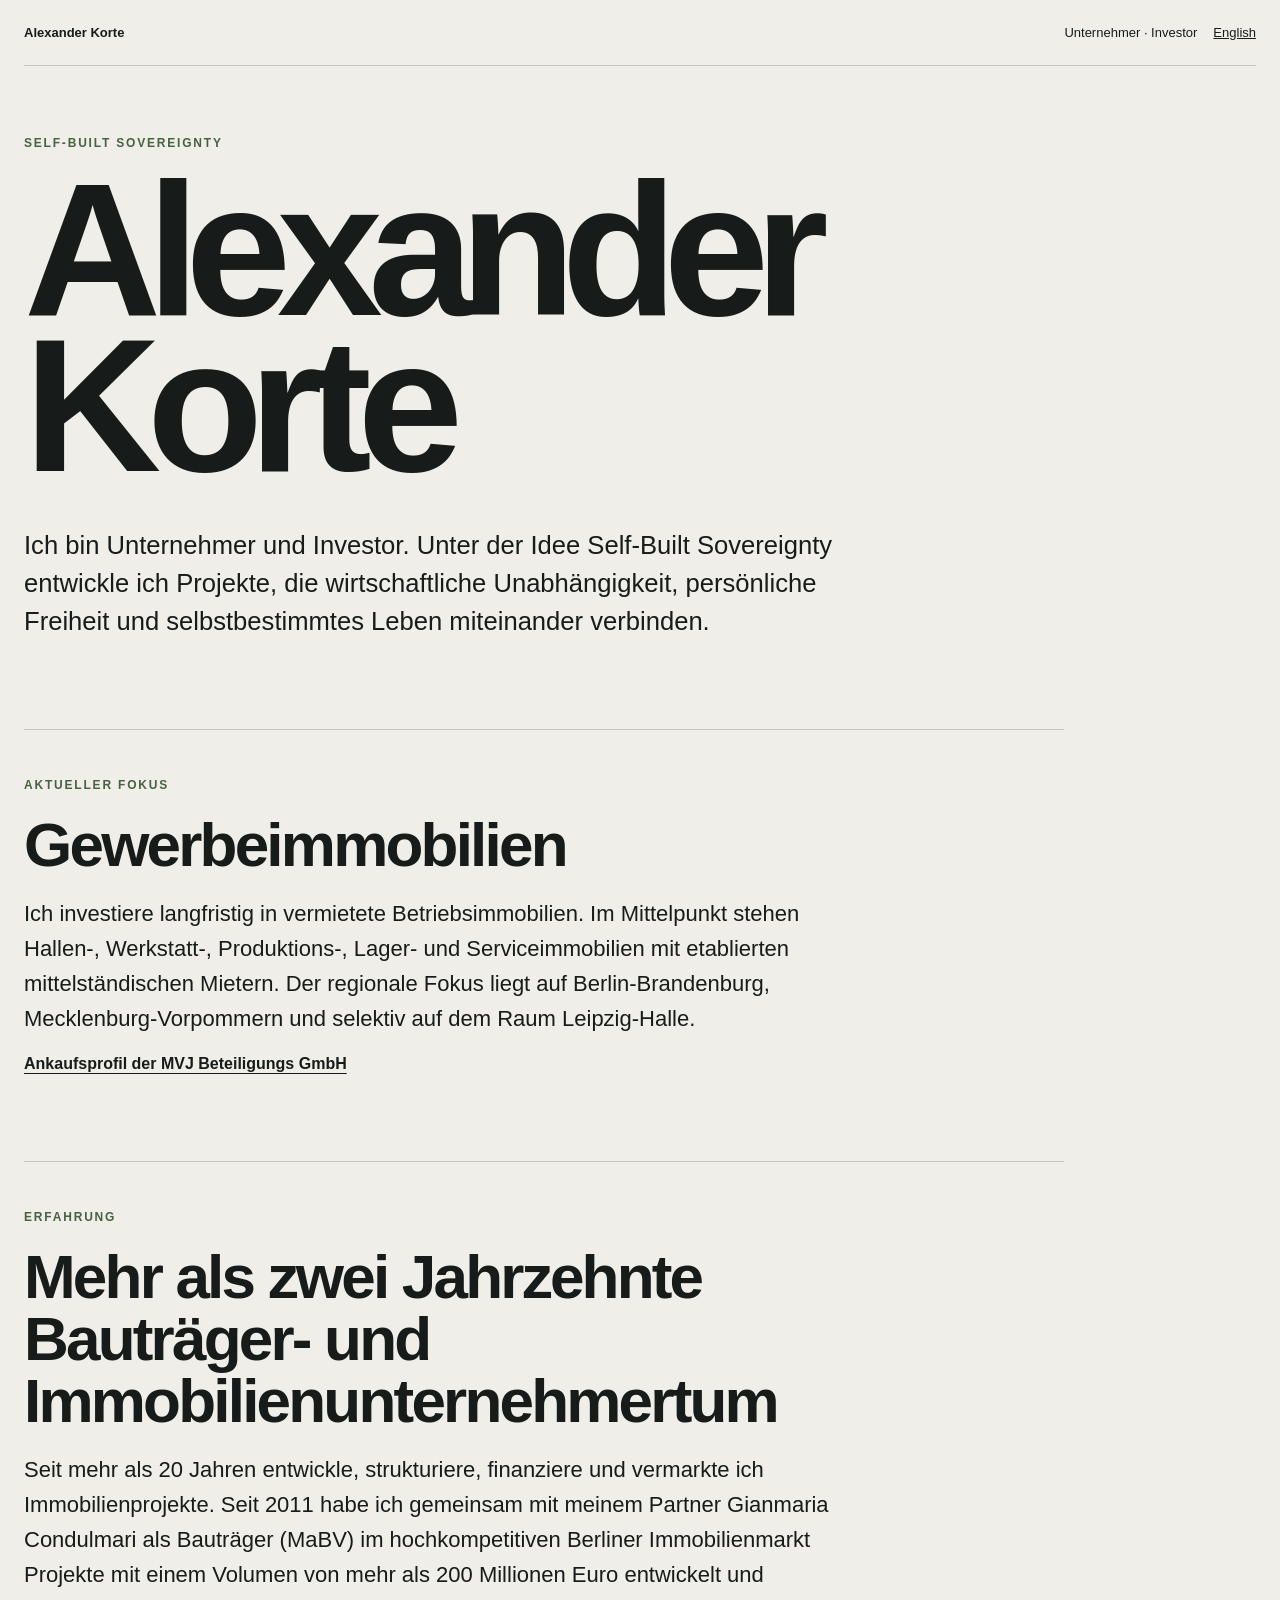
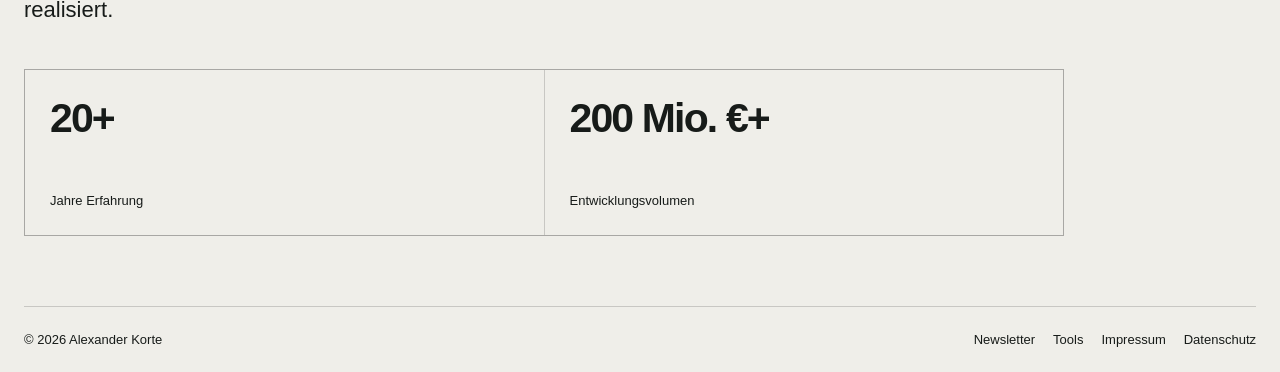
<file: index.html>
<!doctype html>
<html lang="de">
<head>
  <meta charset="utf-8">
  <meta name="viewport" content="width=device-width, initial-scale=1">
  <title>Alexander Korte | Unternehmer und Immobilieninvestor</title>
  <meta name="description" content="Alexander Korte ist Unternehmer und Immobilieninvestor mit mehr als 20 Jahren Erfahrung und einem Track Record von über 200 Millionen Euro Entwicklungsvolumen.">
  <meta name="robots" content="index, follow">
  <link rel="canonical" href="https://alexanderkorte.com/">
  <link rel="alternate" hreflang="de" href="https://alexanderkorte.com/">
  <link rel="alternate" hreflang="en" href="https://alexanderkorte.com/en.html">
  <meta property="og:type" content="website">
  <meta property="og:locale" content="de_DE">
  <meta property="og:site_name" content="Alexander Korte">
  <meta property="og:title" content="Alexander Korte | Unternehmer und Immobilieninvestor">
  <meta property="og:description" content="Unternehmer und Immobilieninvestor mit mehr als 20 Jahren Erfahrung und über 200 Millionen Euro Entwicklungsvolumen.">
  <meta property="og:url" content="https://alexanderkorte.com/">
  <meta name="twitter:card" content="summary">
  <link rel="stylesheet" href="styles.css">
  <style>
    .positioning { max-width: 820px; margin: 42px 0 0; font-size: clamp(18px, 2vw, 26px); line-height: 1.5; }
    .positioning-link { display: inline-block; margin-top: 18px; color: inherit; font-size: 16px; font-weight: 700; text-underline-offset: 4px; }
  </style>
</head>
<body>
  <header>
    <a class="name" href="/">Alexander Korte</a>
    <div style="display:flex;flex-wrap:wrap;justify-content:flex-end;gap:.5rem 1rem"><span>Unternehmer · Investor</span><a href="/en.html" lang="en" hreflang="en" style="color:inherit">English</a></div>
  </header>

  <main>
    <p class="eyebrow">Self-Built Sovereignty</p>
    <h1>Alexander<br>Korte</h1>
    <p class="positioning">Ich bin Unternehmer und Investor. Unter der Idee Self-Built Sovereignty entwickle ich Projekte, die wirtschaftliche Unabhängigkeit, persönliche Freiheit und selbstbestimmtes Leben miteinander verbinden.</p>

    <section class="investment-focus" aria-labelledby="investment-focus-title">
      <p class="eyebrow">Aktueller Fokus</p>
      <h2 id="investment-focus-title">Gewerbeimmobilien</h2>
      <p>Ich investiere langfristig in vermietete Betriebsimmobilien. Im Mittelpunkt stehen Hallen-, Werkstatt-, Produktions-, Lager- und Serviceimmobilien mit etablierten mittelständischen Mietern. Der regionale Fokus liegt auf Berlin-Brandenburg, Mecklenburg-Vorpommern und selektiv auf dem Raum Leipzig-Halle.</p>
      <a class="positioning-link" href="https://www.mvj.de">Ankaufsprofil der MVJ Beteiligungs GmbH</a><br>
    </section>

    <section class="track-record" aria-labelledby="track-record-title">
      <p class="eyebrow">Erfahrung</p>
      <h2 id="track-record-title">Mehr als zwei Jahrzehnte Bauträger- und Immobilienunternehmertum</h2>
      <p>Seit mehr als 20 Jahren entwickle, strukturiere, finanziere und vermarkte ich Immobilienprojekte. Seit 2011 habe ich gemeinsam mit meinem Partner Gianmaria Condulmari als Bauträger (MaBV) im hochkompetitiven Berliner Immobilienmarkt Projekte mit einem Volumen von mehr als 200 Millionen Euro entwickelt und realisiert.</p>
      <div class="track-record-grid">
        <div><strong>20+</strong><span>Jahre Erfahrung</span></div>
        <div><strong>200 Mio. €+</strong><span>Entwicklungsvolumen</span></div>
      </div>
    </section>

  </main>

  <footer>
    <span>© 2026 Alexander Korte</span>
    <nav class="footer-links" aria-label="Rechtliche Hinweise">
      <a href="/newsletter/">Newsletter</a>
      <a href="/tools.html">Tools</a>
      <a href="/impressum.html">Impressum</a>
      <a href="/datenschutz.html">Datenschutz</a>
    </nav>
  </footer>

</body>
</html>
</file>
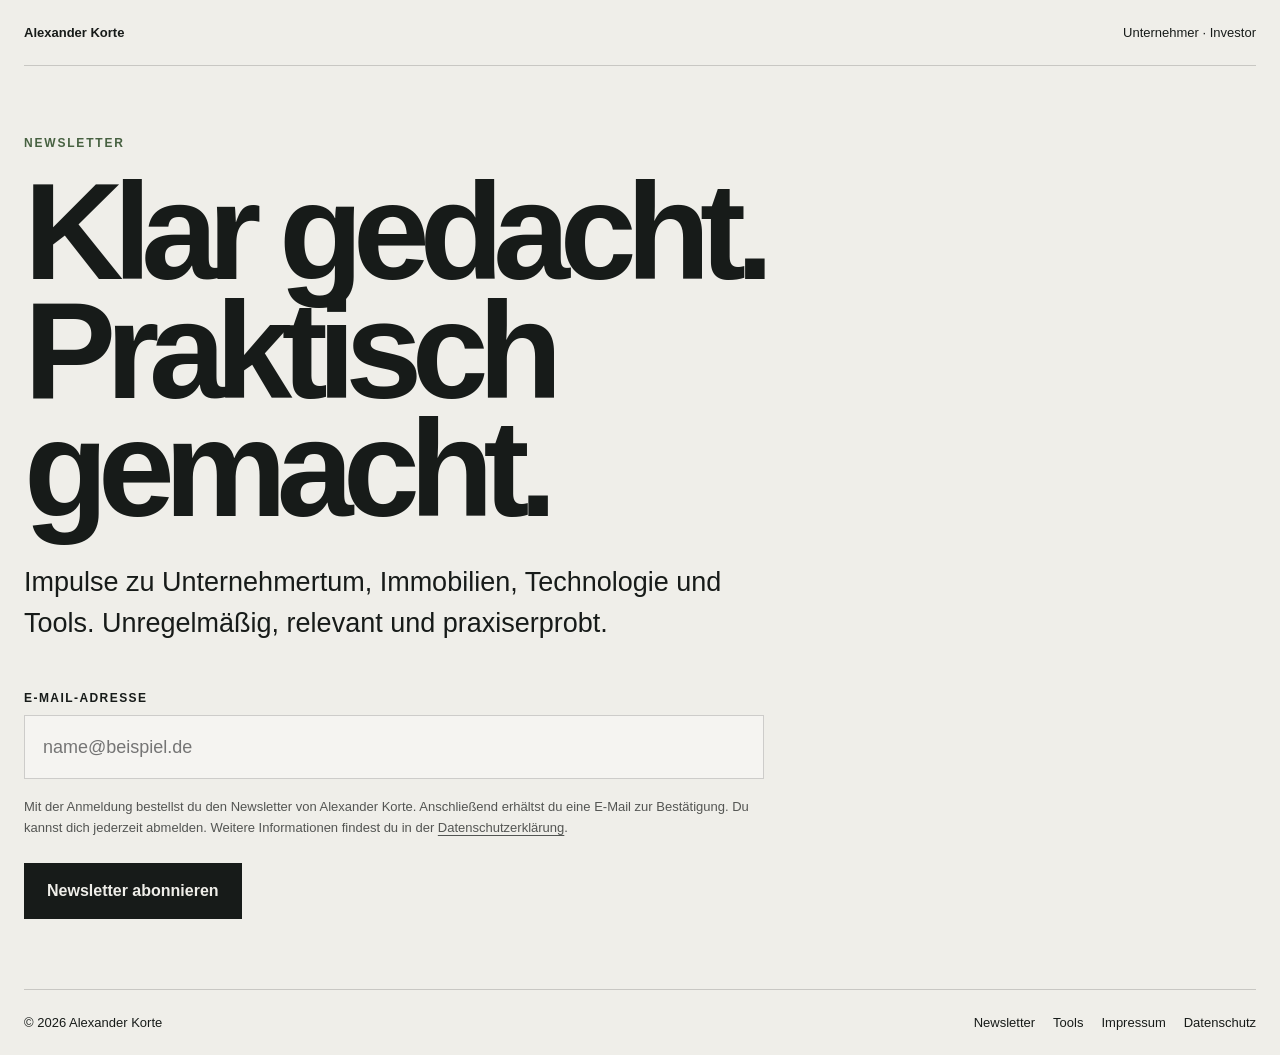
<file: newsletter/index.html>
<!doctype html>
<html lang="de">
<head>
  <meta charset="utf-8">
  <meta name="viewport" content="width=device-width, initial-scale=1">
  <title>Newsletter | Alexander Korte</title>
  <meta name="description" content="Impulse von Alexander Korte zu Unternehmertum, Immobilien, Technologie und praxiserprobten Tools.">
  <meta name="robots" content="index, follow">
  <link rel="canonical" href="https://alexanderkorte.com/newsletter/">
  <meta property="og:type" content="website">
  <meta property="og:locale" content="de_DE">
  <meta property="og:site_name" content="Alexander Korte">
  <meta property="og:title" content="Newsletter | Alexander Korte">
  <meta property="og:description" content="Impulse zu Unternehmertum, Immobilien, Technologie und praxiserprobten Tools.">
  <meta property="og:url" content="https://alexanderkorte.com/newsletter/">
  <link rel="stylesheet" href="../styles.css">
</head>
<body>
  <header>
    <a class="name" href="/">Alexander Korte</a>
    <span>Unternehmer · Investor</span>
  </header>

  <main>
    <section class="newsletter">
      <p class="eyebrow">Newsletter</p>
      <h1>Klar gedacht.<br>Praktisch gemacht.</h1>
      <p class="newsletter-intro">Impulse zu Unternehmertum, Immobilien, Technologie und Tools. Unregelmäßig, relevant und praxiserprobt.</p>

      <div id="mlb2-45081149" class="ml-subscribe-form ml-subscribe-form-45081149 newsletter-form">
        <div class="row-form">
          <form class="ml-block-form" action="https://assets.mailerlite.com/jsonp/2589247/forms/196435467951933370/subscribe" method="post" target="_blank">
            <div class="newsletter-field">
              <label for="newsletter-email">E-Mail-Adresse</label>
              <input id="newsletter-email" aria-required="true" required type="email" name="fields[email]" placeholder="name@beispiel.de" autocomplete="email">
            </div>
            <p class="newsletter-privacy">Mit der Anmeldung bestellst du den Newsletter von Alexander Korte. Anschließend erhältst du eine E-Mail zur Bestätigung. Du kannst dich jederzeit abmelden. Weitere Informationen findest du in der <a href="/datenschutz.html">Datenschutzerklärung</a>.</p>
            <input type="hidden" name="ml-submit" value="1">
            <input type="hidden" name="anticsrf" value="true">
            <div class="ml-form-embedSubmit">
              <button class="primary newsletter-submit" type="submit">Newsletter abonnieren</button>
              <button class="loading newsletter-submit" disabled hidden type="button">Wird gesendet …</button>
            </div>
          </form>
        </div>
        <div class="row-success newsletter-status" hidden>
          <strong>Fast geschafft.</strong>
          <p>Bitte bestätige deine Anmeldung über den Link, den wir dir gerade per E-Mail geschickt haben.</p>
        </div>
      </div>
    </section>
  </main>

  <footer>
    <span>© 2026 Alexander Korte</span>
    <nav class="footer-links" aria-label="Navigation und rechtliche Hinweise">
      <a href="/newsletter/" aria-current="page">Newsletter</a>
      <a href="/tools.html">Tools</a>
      <a href="/impressum.html">Impressum</a>
      <a href="/datenschutz.html">Datenschutz</a>
    </nav>
  </footer>

  <script>
    function ml_webform_success_45081149() {
      window.location.href = '/newsletter/danke/';
    }
  </script>
  <script src="https://groot.mailerlite.com/js/w/webforms.min.js?v83147fa8ce2d95cb73ece7f28b469519"></script>
  <script>
    fetch('https://assets.mailerlite.com/jsonp/2589247/forms/196435467951933370/takel', { mode: 'no-cors' });
  </script>
</body>
</html>
</file>
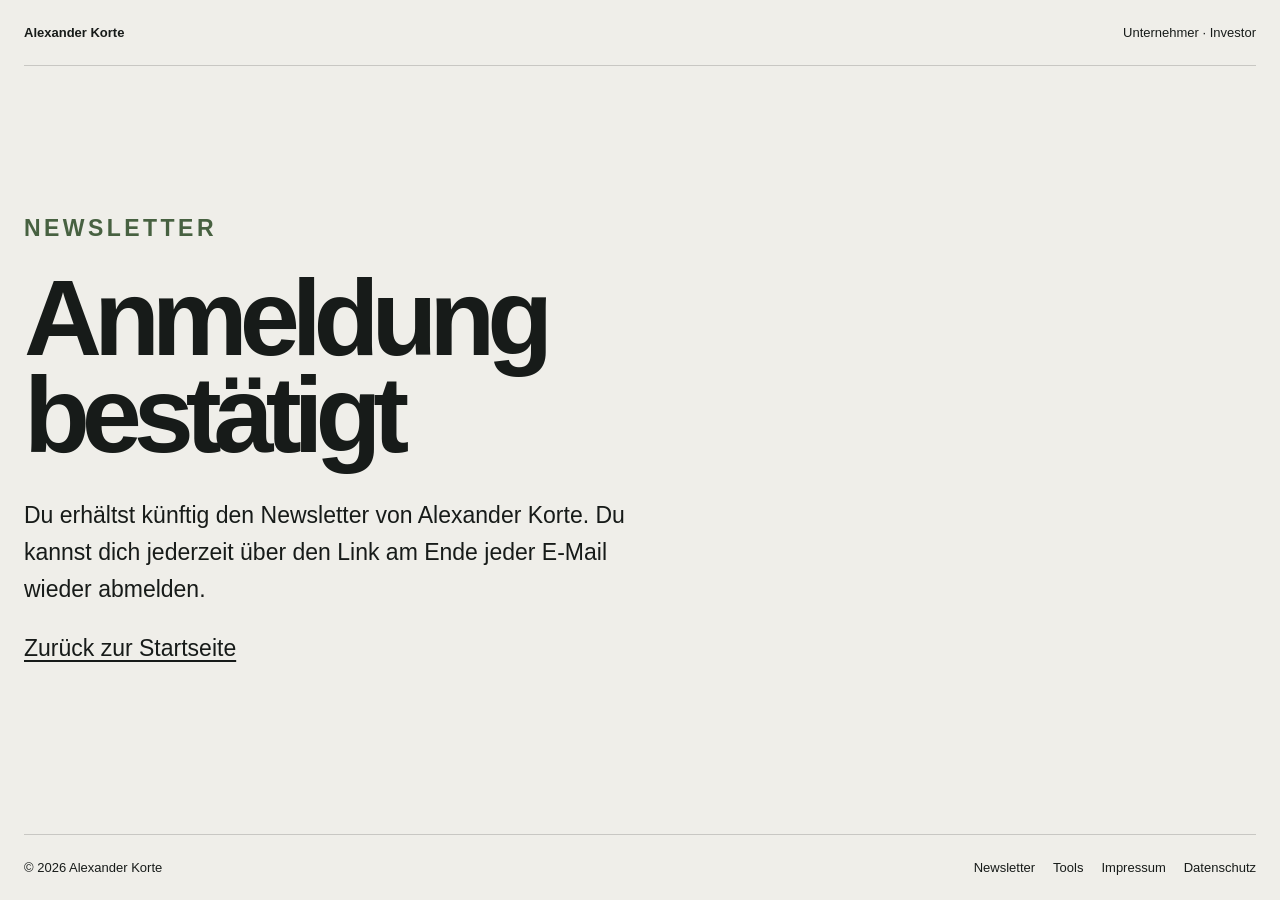
<file: newsletter/bestaetigt/index.html>
<!doctype html>
<html lang="de">
<head>
  <meta charset="utf-8">
  <meta name="viewport" content="width=device-width, initial-scale=1">
  <title>Anmeldung bestätigt | Alexander Korte</title>
  <meta name="robots" content="noindex, follow">
  <link rel="stylesheet" href="../../styles.css">
</head>
<body>
  <header>
    <a class="name" href="/">Alexander Korte</a>
    <span>Unternehmer · Investor</span>
  </header>
  <main>
    <section class="newsletter-confirmation">
      <p class="eyebrow">Newsletter</p>
      <h1>Anmeldung bestätigt</h1>
      <p>Du erhältst künftig den Newsletter von Alexander Korte. Du kannst dich jederzeit über den Link am Ende jeder E-Mail wieder abmelden.</p>
      <p><a href="/">Zurück zur Startseite</a></p>
    </section>
  </main>
    <footer>
    <span>© 2026 Alexander Korte</span>
    <nav class="footer-links" aria-label="Navigation und rechtliche Hinweise">
      <a href="/newsletter/">Newsletter</a>
      <a href="/tools.html">Tools</a>
      <a href="/impressum.html">Impressum</a>
      <a href="/datenschutz.html">Datenschutz</a>
    </nav>
  </footer>
</body>
</html>
</file>
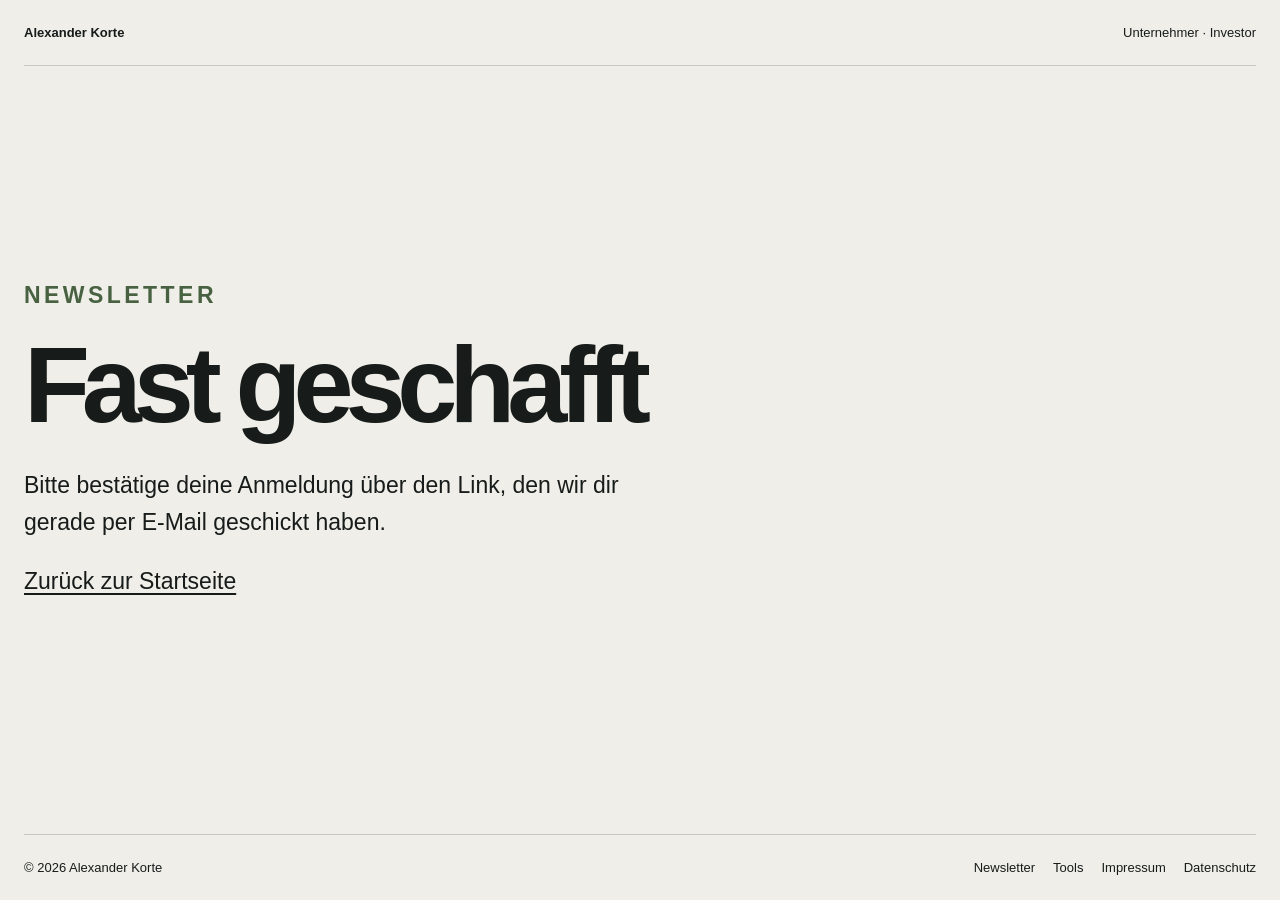
<file: newsletter/danke/index.html>
<!doctype html>
<html lang="de">
<head>
  <meta charset="utf-8">
  <meta name="viewport" content="width=device-width, initial-scale=1">
  <title>Fast geschafft | Alexander Korte</title>
  <meta name="robots" content="noindex, follow">
  <link rel="stylesheet" href="../../styles.css">
</head>
<body>
  <header>
    <a class="name" href="/">Alexander Korte</a>
    <span>Unternehmer · Investor</span>
  </header>
  <main>
    <section class="newsletter-confirmation">
      <p class="eyebrow">Newsletter</p>
      <h1>Fast geschafft</h1>
      <p>Bitte bestätige deine Anmeldung über den Link, den wir dir gerade per E-Mail geschickt haben.</p>
      <p><a href="/">Zurück zur Startseite</a></p>
    </section>
  </main>
    <footer>
    <span>© 2026 Alexander Korte</span>
    <nav class="footer-links" aria-label="Navigation und rechtliche Hinweise">
      <a href="/newsletter/">Newsletter</a>
      <a href="/tools.html">Tools</a>
      <a href="/impressum.html">Impressum</a>
      <a href="/datenschutz.html">Datenschutz</a>
    </nav>
  </footer>
</body>
</html>
</file>
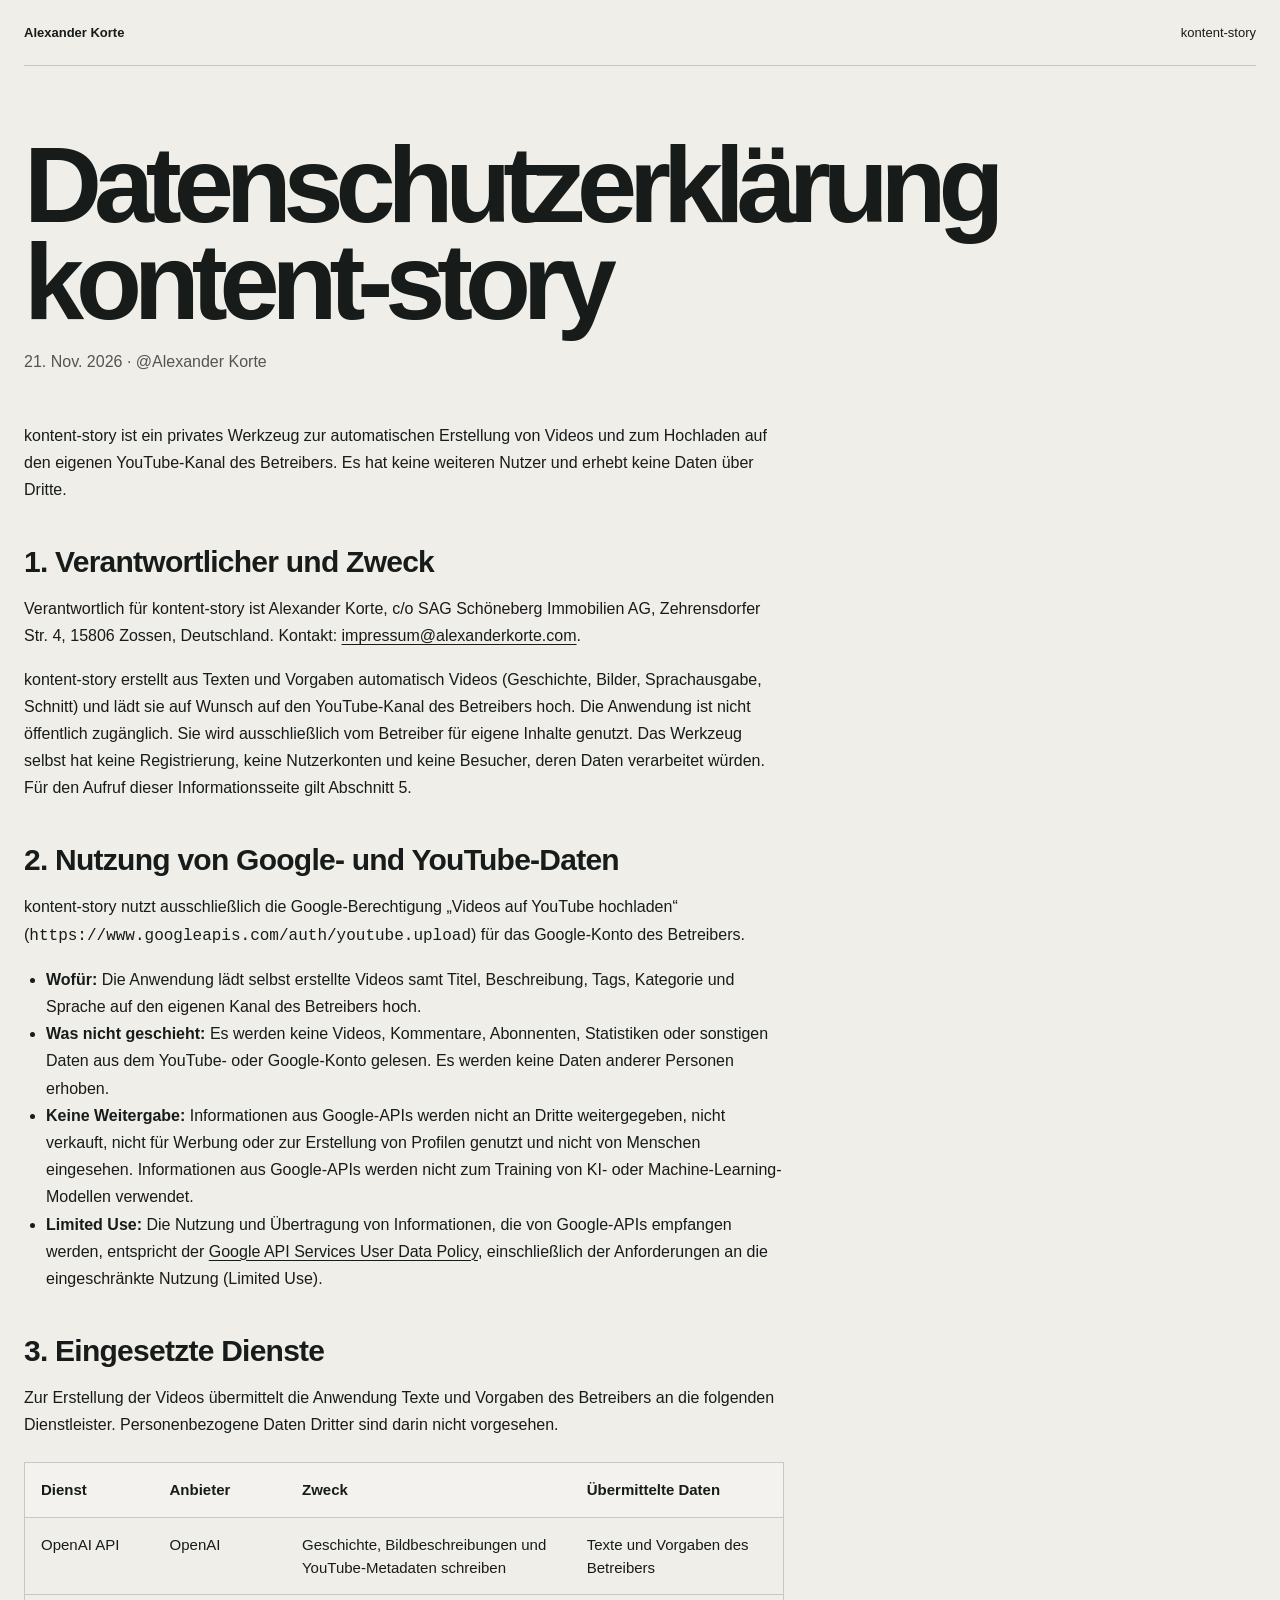
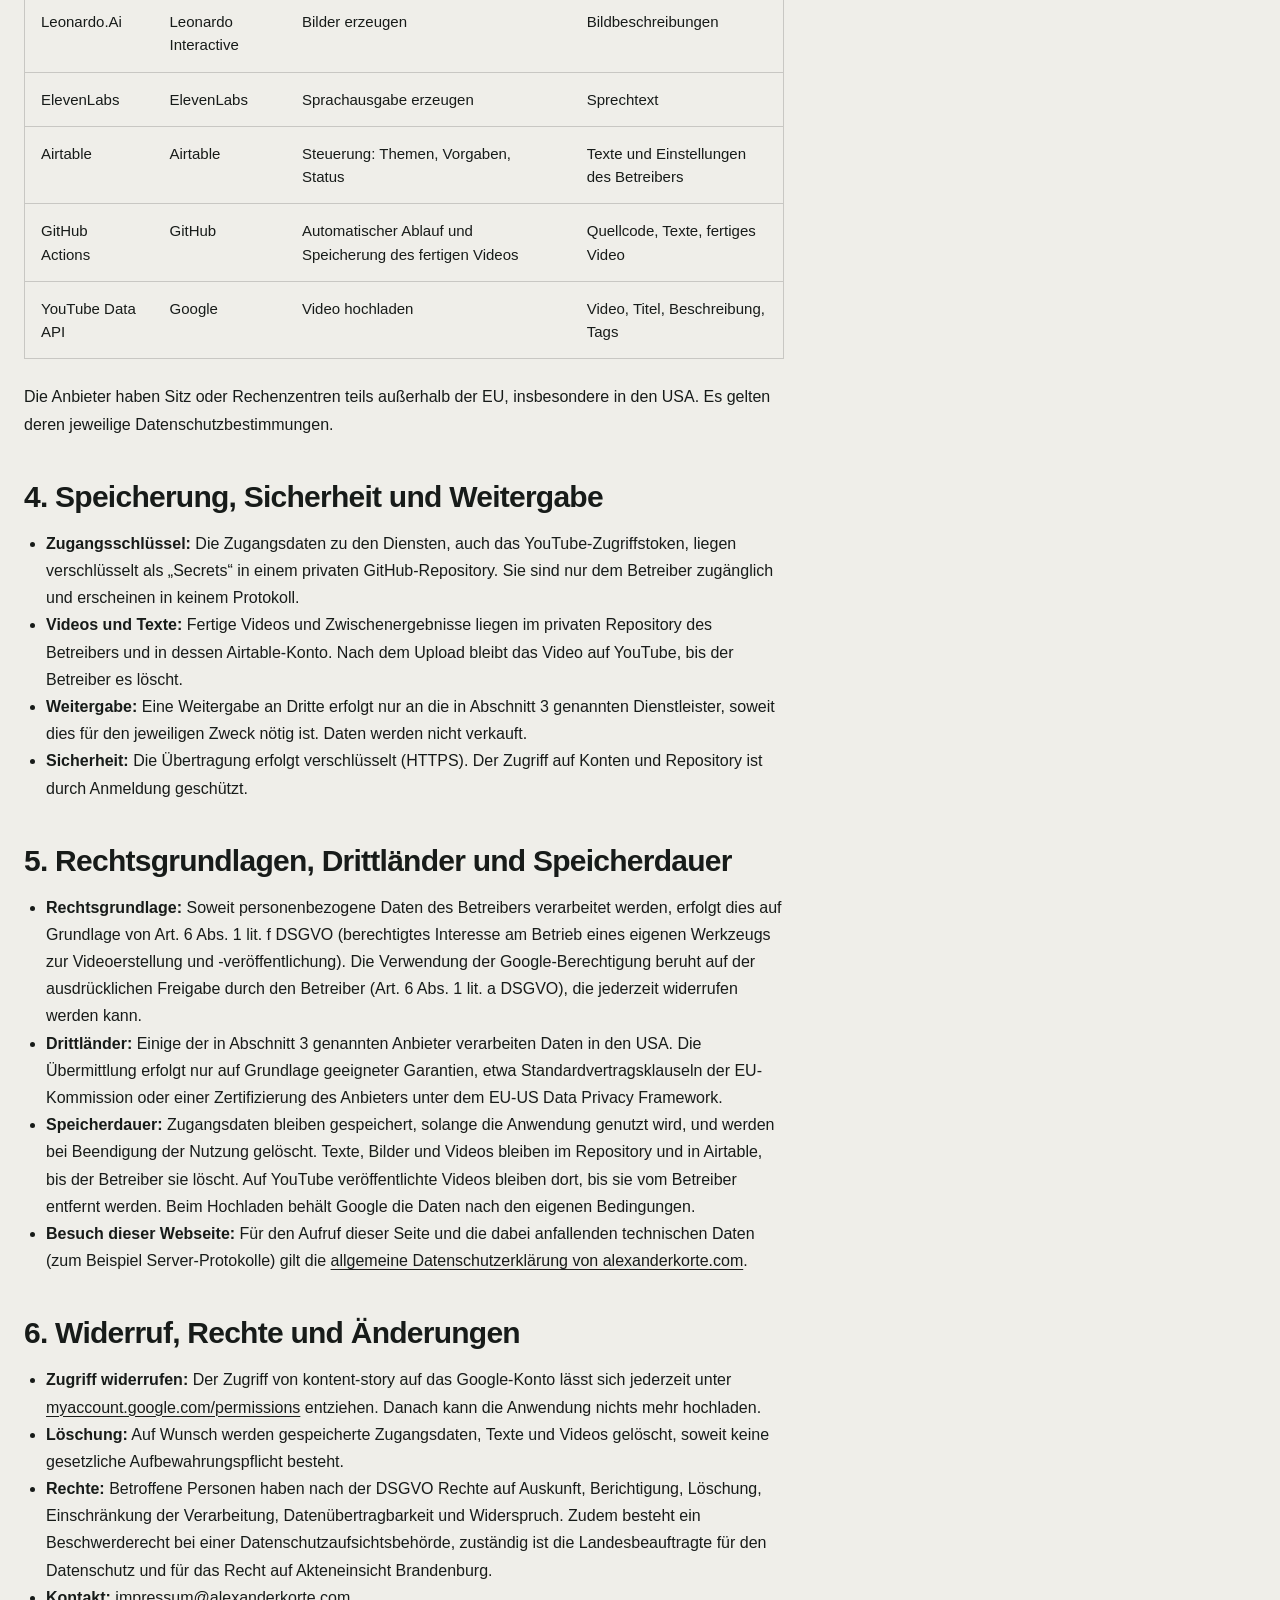
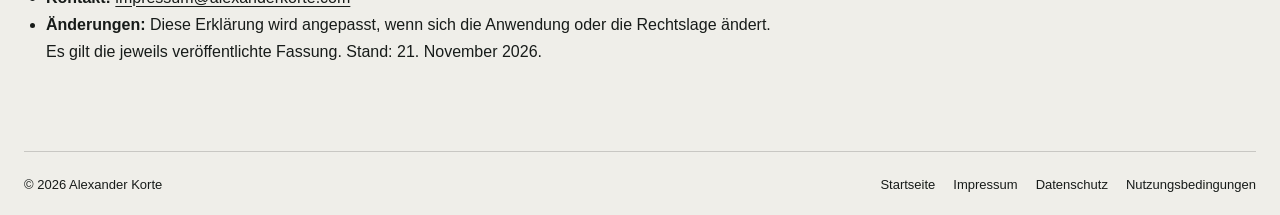
<file: datenschutz-kontent-story.html>
<!doctype html>
<html lang="de">
<head>
  <meta charset="utf-8">
  <meta name="viewport" content="width=device-width, initial-scale=1">
  <title>Datenschutzerklärung kontent-story | Alexander Korte</title>
  <meta name="description" content="Datenschutzerklärung für das private Werkzeug kontent-story.">
  <meta name="robots" content="index, follow">
  <link rel="canonical" href="https://alexanderkorte.com/datenschutz-kontent-story.html">
  <link rel="stylesheet" href="styles.css">
  <style>
    .legal-meta { margin: -34px 0 46px; color: rgba(23, 27, 25, .72); font-size: 14px; }
    .legal-table-wrap { margin: 24px 0; overflow-x: auto; border: 1px solid var(--line); }
    .legal-table { width: 100%; min-width: 720px; border-collapse: collapse; }
    .legal-table th,
    .legal-table td { padding: 15px 16px; border-bottom: 1px solid var(--line); text-align: left; vertical-align: top; font-size: 15px; line-height: 1.55; }
    .legal-table th { background: rgba(255, 255, 255, .24); font-weight: 700; }
    .legal-table tr:last-child td { border-bottom: 0; }
    .legal code { overflow-wrap: anywhere; }
    @media (max-width: 640px) {
      .legal-meta { margin-top: -26px; }
    }
  </style>
</head>
<body>
  <header>
    <span class="name">Alexander Korte</span>
    <span>kontent-story</span>
  </header>

  <main>
    <article class="legal">
      <h1>Datenschutzerklärung kontent-story</h1>
      <p class="legal-meta">21. Nov. 2026 · @Alexander Korte</p>

      <p>kontent-story ist ein privates Werkzeug zur automatischen Erstellung von Videos und zum Hochladen auf den eigenen YouTube-Kanal des Betreibers. Es hat keine weiteren Nutzer und erhebt keine Daten über Dritte.</p>

      <h2>1. Verantwortlicher und Zweck</h2>
      <p>Verantwortlich für kontent-story ist Alexander Korte, c/o SAG Schöneberg Immobilien AG, Zehrensdorfer Str. 4, 15806 Zossen, Deutschland. Kontakt: <a href="mailto:impressum@alexanderkorte.com">impressum@alexanderkorte.com</a>.</p>
      <p>kontent-story erstellt aus Texten und Vorgaben automatisch Videos (Geschichte, Bilder, Sprachausgabe, Schnitt) und lädt sie auf Wunsch auf den YouTube-Kanal des Betreibers hoch. Die Anwendung ist nicht öffentlich zugänglich. Sie wird ausschließlich vom Betreiber für eigene Inhalte genutzt. Das Werkzeug selbst hat keine Registrierung, keine Nutzerkonten und keine Besucher, deren Daten verarbeitet würden. Für den Aufruf dieser Informationsseite gilt Abschnitt 5.</p>

      <h2>2. Nutzung von Google- und YouTube-Daten</h2>
      <p>kontent-story nutzt ausschließlich die Google-Berechtigung „Videos auf YouTube hochladen“ (<code>https://www.googleapis.com/auth/youtube.upload</code>) für das Google-Konto des Betreibers.</p>
      <ul>
        <li><strong>Wofür:</strong> Die Anwendung lädt selbst erstellte Videos samt Titel, Beschreibung, Tags, Kategorie und Sprache auf den eigenen Kanal des Betreibers hoch.</li>
        <li><strong>Was nicht geschieht:</strong> Es werden keine Videos, Kommentare, Abonnenten, Statistiken oder sonstigen Daten aus dem YouTube- oder Google-Konto gelesen. Es werden keine Daten anderer Personen erhoben.</li>
        <li><strong>Keine Weitergabe:</strong> Informationen aus Google-APIs werden nicht an Dritte weitergegeben, nicht verkauft, nicht für Werbung oder zur Erstellung von Profilen genutzt und nicht von Menschen eingesehen. Informationen aus Google-APIs werden nicht zum Training von KI- oder Machine-Learning-Modellen verwendet.</li>
        <li><strong>Limited Use:</strong> Die Nutzung und Übertragung von Informationen, die von Google-APIs empfangen werden, entspricht der <a href="https://developers.google.com/terms/api-services-user-data-policy">Google API Services User Data Policy</a>, einschließlich der Anforderungen an die eingeschränkte Nutzung (Limited Use).</li>
      </ul>

      <h2>3. Eingesetzte Dienste</h2>
      <p>Zur Erstellung der Videos übermittelt die Anwendung Texte und Vorgaben des Betreibers an die folgenden Dienstleister. Personenbezogene Daten Dritter sind darin nicht vorgesehen.</p>

      <div class="legal-table-wrap">
        <table class="legal-table">
          <thead>
            <tr>
              <th>Dienst</th>
              <th>Anbieter</th>
              <th>Zweck</th>
              <th>Übermittelte Daten</th>
            </tr>
          </thead>
          <tbody>
            <tr>
              <td>OpenAI API</td>
              <td>OpenAI</td>
              <td>Geschichte, Bildbeschreibungen und YouTube-Metadaten schreiben</td>
              <td>Texte und Vorgaben des Betreibers</td>
            </tr>
            <tr>
              <td>Leonardo.Ai</td>
              <td>Leonardo Interactive</td>
              <td>Bilder erzeugen</td>
              <td>Bildbeschreibungen</td>
            </tr>
            <tr>
              <td>ElevenLabs</td>
              <td>ElevenLabs</td>
              <td>Sprachausgabe erzeugen</td>
              <td>Sprechtext</td>
            </tr>
            <tr>
              <td>Airtable</td>
              <td>Airtable</td>
              <td>Steuerung: Themen, Vorgaben, Status</td>
              <td>Texte und Einstellungen des Betreibers</td>
            </tr>
            <tr>
              <td>GitHub Actions</td>
              <td>GitHub</td>
              <td>Automatischer Ablauf und Speicherung des fertigen Videos</td>
              <td>Quellcode, Texte, fertiges Video</td>
            </tr>
            <tr>
              <td>YouTube Data API</td>
              <td>Google</td>
              <td>Video hochladen</td>
              <td>Video, Titel, Beschreibung, Tags</td>
            </tr>
          </tbody>
        </table>
      </div>

      <p>Die Anbieter haben Sitz oder Rechenzentren teils außerhalb der EU, insbesondere in den USA. Es gelten deren jeweilige Datenschutzbestimmungen.</p>

      <h2>4. Speicherung, Sicherheit und Weitergabe</h2>
      <ul>
        <li><strong>Zugangsschlüssel:</strong> Die Zugangsdaten zu den Diensten, auch das YouTube-Zugriffstoken, liegen verschlüsselt als „Secrets“ in einem privaten GitHub-Repository. Sie sind nur dem Betreiber zugänglich und erscheinen in keinem Protokoll.</li>
        <li><strong>Videos und Texte:</strong> Fertige Videos und Zwischenergebnisse liegen im privaten Repository des Betreibers und in dessen Airtable-Konto. Nach dem Upload bleibt das Video auf YouTube, bis der Betreiber es löscht.</li>
        <li><strong>Weitergabe:</strong> Eine Weitergabe an Dritte erfolgt nur an die in Abschnitt 3 genannten Dienstleister, soweit dies für den jeweiligen Zweck nötig ist. Daten werden nicht verkauft.</li>
        <li><strong>Sicherheit:</strong> Die Übertragung erfolgt verschlüsselt (HTTPS). Der Zugriff auf Konten und Repository ist durch Anmeldung geschützt.</li>
      </ul>

      <h2>5. Rechtsgrundlagen, Drittländer und Speicherdauer</h2>
      <ul>
        <li><strong>Rechtsgrundlage:</strong> Soweit personenbezogene Daten des Betreibers verarbeitet werden, erfolgt dies auf Grundlage von Art. 6 Abs. 1 lit. f DSGVO (berechtigtes Interesse am Betrieb eines eigenen Werkzeugs zur Videoerstellung und -veröffentlichung). Die Verwendung der Google-Berechtigung beruht auf der ausdrücklichen Freigabe durch den Betreiber (Art. 6 Abs. 1 lit. a DSGVO), die jederzeit widerrufen werden kann.</li>
        <li><strong>Drittländer:</strong> Einige der in Abschnitt 3 genannten Anbieter verarbeiten Daten in den USA. Die Übermittlung erfolgt nur auf Grundlage geeigneter Garantien, etwa Standardvertragsklauseln der EU-Kommission oder einer Zertifizierung des Anbieters unter dem EU-US Data Privacy Framework.</li>
        <li><strong>Speicherdauer:</strong> Zugangsdaten bleiben gespeichert, solange die Anwendung genutzt wird, und werden bei Beendigung der Nutzung gelöscht. Texte, Bilder und Videos bleiben im Repository und in Airtable, bis der Betreiber sie löscht. Auf YouTube veröffentlichte Videos bleiben dort, bis sie vom Betreiber entfernt werden. Beim Hochladen behält Google die Daten nach den eigenen Bedingungen.</li>
        <li><strong>Besuch dieser Webseite:</strong> Für den Aufruf dieser Seite und die dabei anfallenden technischen Daten (zum Beispiel Server-Protokolle) gilt die <a href="datenschutz.html">allgemeine Datenschutzerklärung von alexanderkorte.com</a>.</li>
      </ul>

      <h2>6. Widerruf, Rechte und Änderungen</h2>
      <ul>
        <li><strong>Zugriff widerrufen:</strong> Der Zugriff von kontent-story auf das Google-Konto lässt sich jederzeit unter <a href="https://myaccount.google.com/permissions">myaccount.google.com/permissions</a> entziehen. Danach kann die Anwendung nichts mehr hochladen.</li>
        <li><strong>Löschung:</strong> Auf Wunsch werden gespeicherte Zugangsdaten, Texte und Videos gelöscht, soweit keine gesetzliche Aufbewahrungspflicht besteht.</li>
        <li><strong>Rechte:</strong> Betroffene Personen haben nach der DSGVO Rechte auf Auskunft, Berichtigung, Löschung, Einschränkung der Verarbeitung, Datenübertragbarkeit und Widerspruch. Zudem besteht ein Beschwerderecht bei einer Datenschutzaufsichtsbehörde, zuständig ist die Landesbeauftragte für den Datenschutz und für das Recht auf Akteneinsicht Brandenburg.</li>
        <li><strong>Kontakt:</strong> <a href="mailto:impressum@alexanderkorte.com">impressum@alexanderkorte.com</a></li>
        <li><strong>Änderungen:</strong> Diese Erklärung wird angepasst, wenn sich die Anwendung oder die Rechtslage ändert. Es gilt die jeweils veröffentlichte Fassung. Stand: 21. November 2026.</li>
      </ul>
    </article>
  </main>

  <footer>
    <span>© 2026 Alexander Korte</span>
  <nav class="footer-links" aria-label="KontentStory Factory"><a href="/kontent-story.html">Startseite</a><a href="/impressum-kontent-story.html">Impressum</a><a href="/datenschutz-kontent-story.html">Datenschutz</a><a href="/nutzungsbedingungen-kontent-story.html">Nutzungsbedingungen</a></nav></footer>
</body>
</html>
</file>
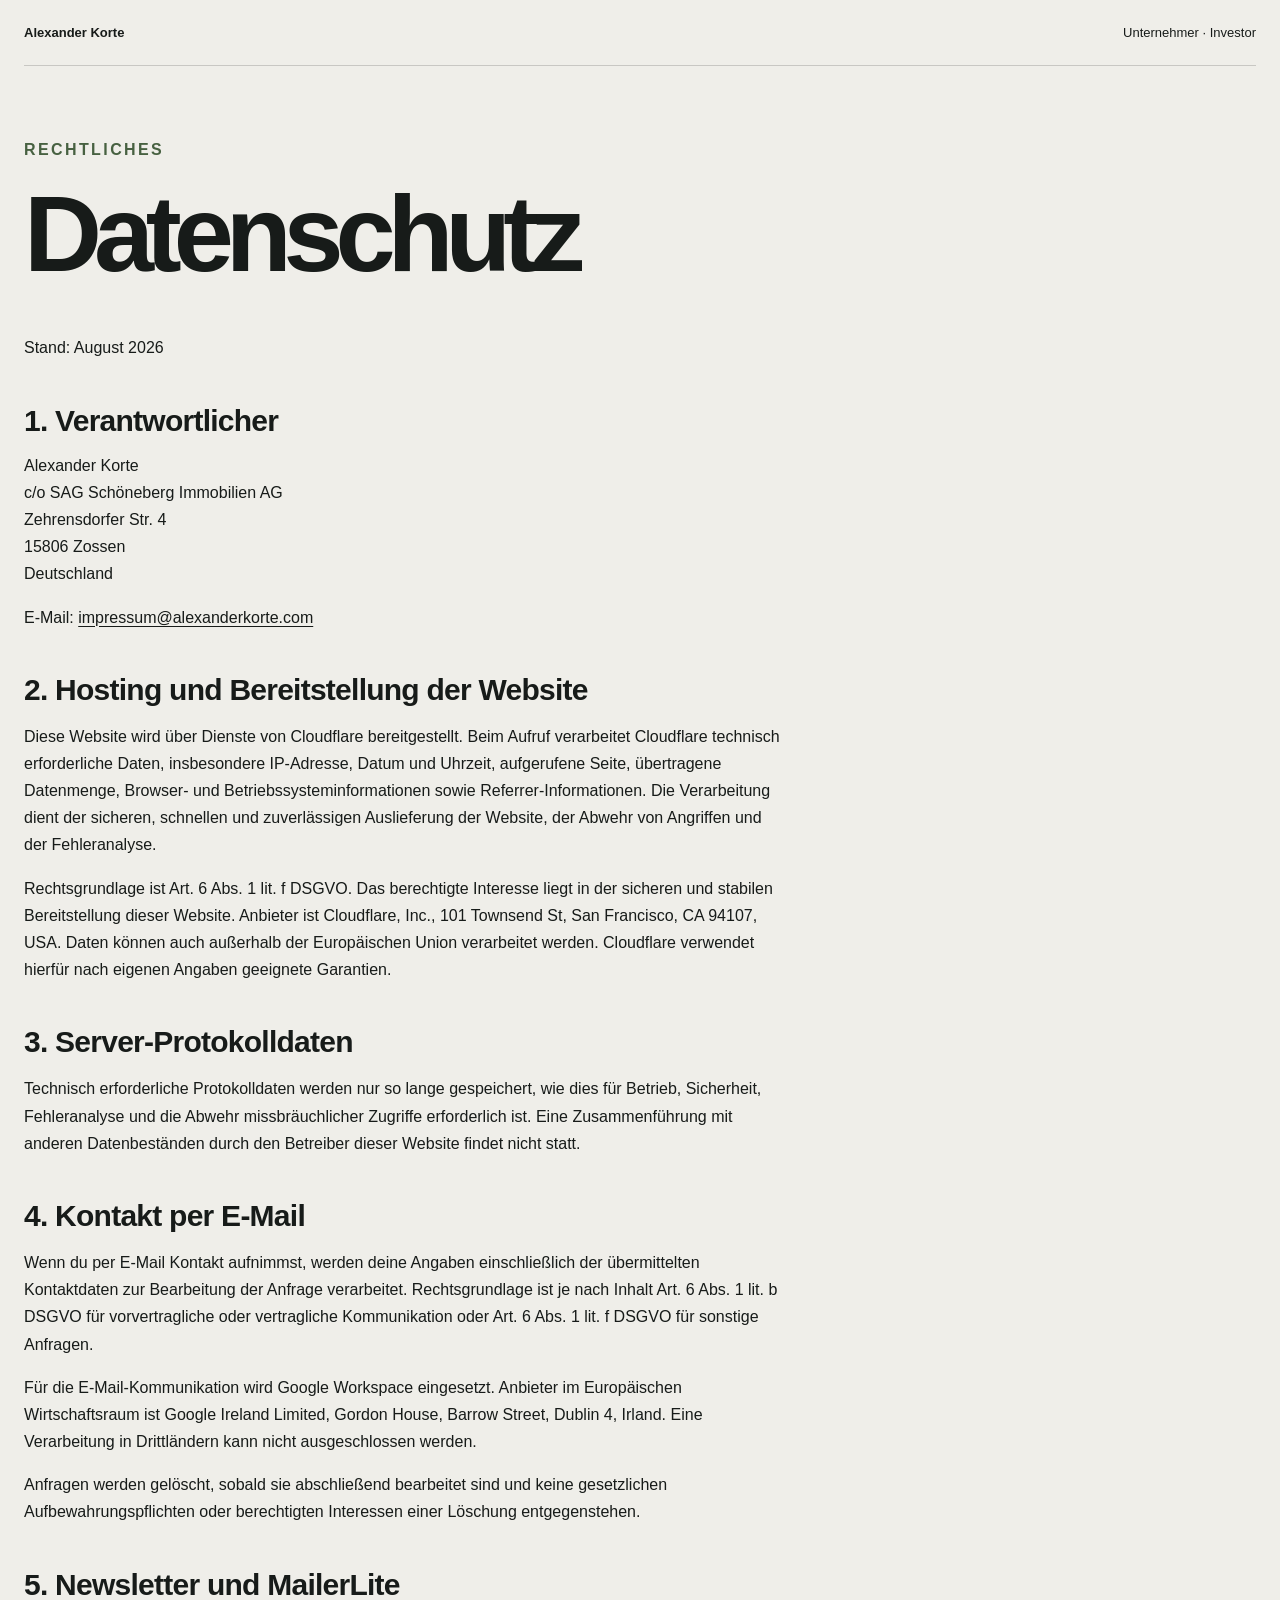
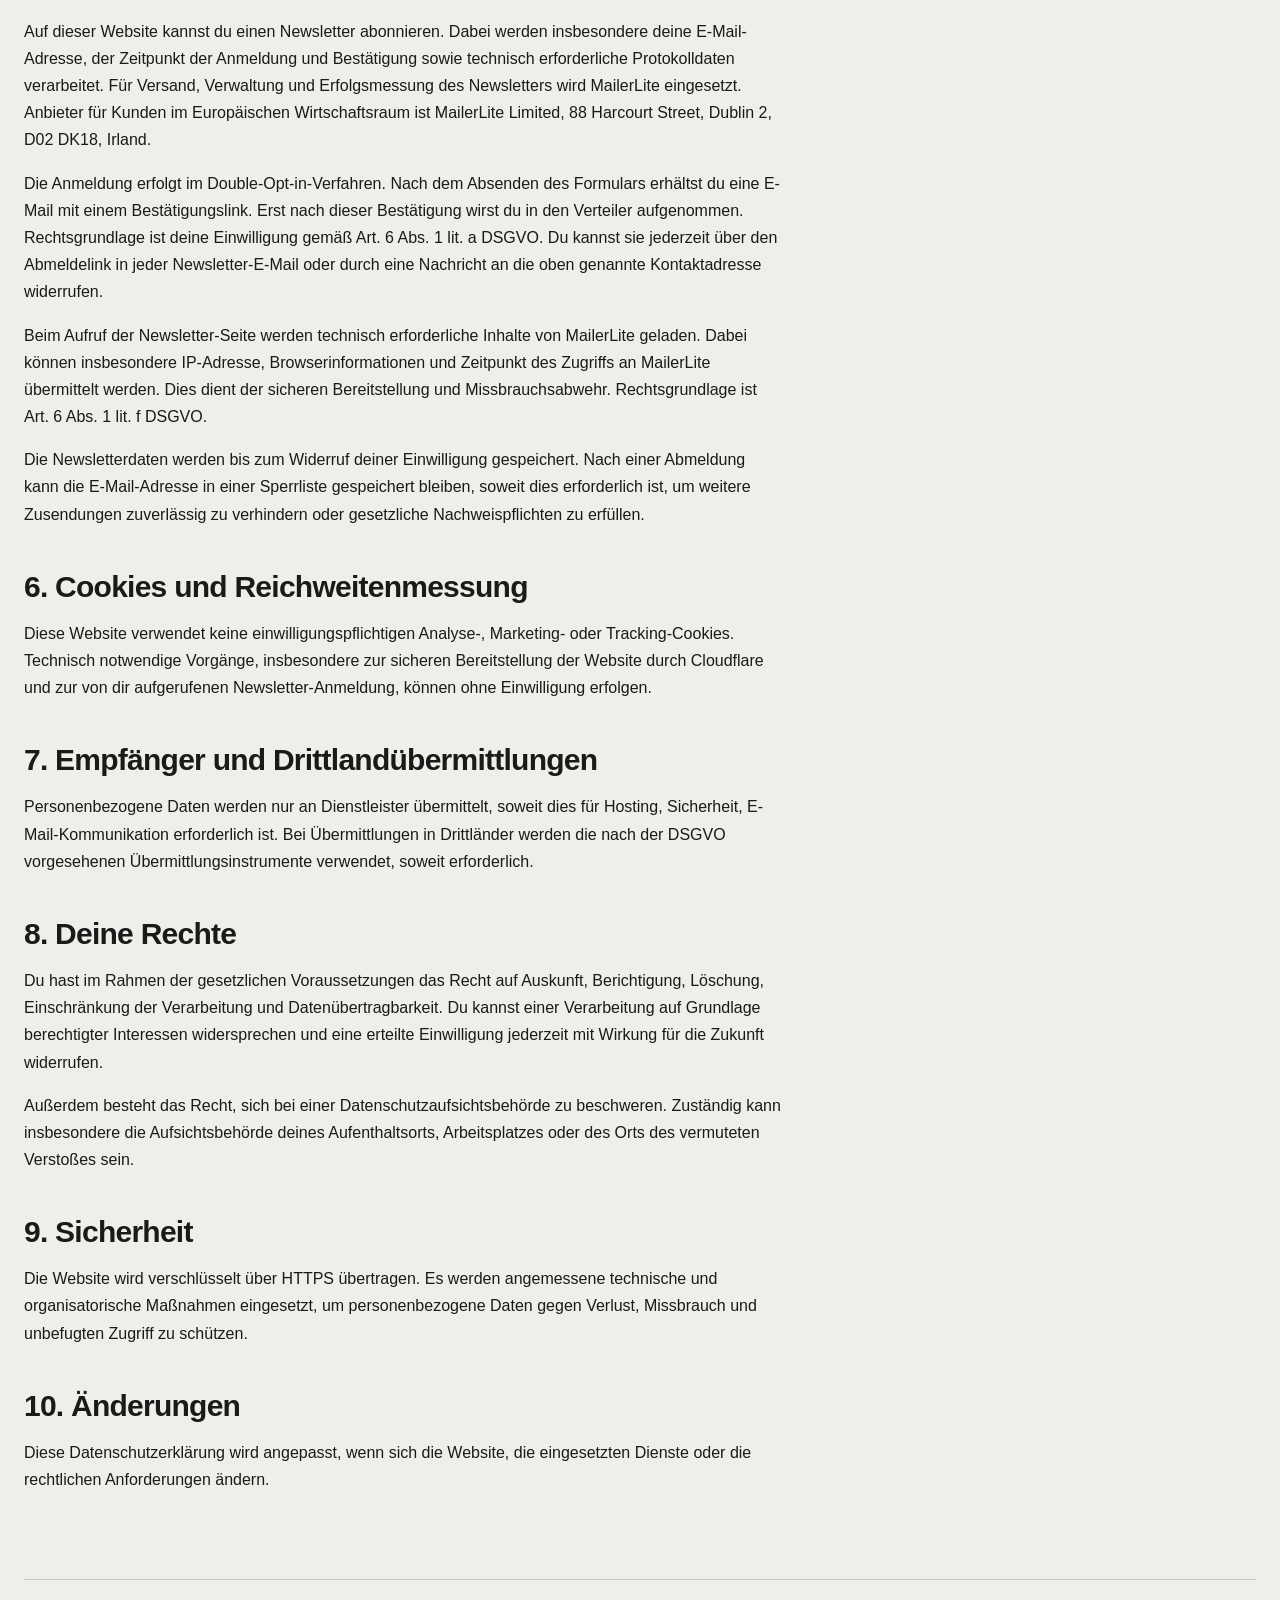
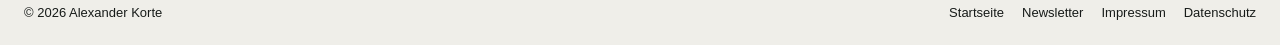
<file: datenschutz.html>
<!doctype html>
<html lang="de">
<head>
  <meta charset="utf-8">
  <meta name="viewport" content="width=device-width, initial-scale=1">
  <title>Datenschutzerklärung | Alexander Korte</title>
  <meta name="description" content="Datenschutzerklärung von alexanderkorte.com">
  <meta name="robots" content="noindex, follow">
  <link rel="canonical" href="https://alexanderkorte.com/datenschutz.html">
  <link rel="stylesheet" href="styles.css">
</head>
<body>
  <header>
    <a class="name" href="/">Alexander Korte</a>
    <span>Unternehmer · Investor</span>
  </header>
  <main>
    <article class="legal">
      <p class="eyebrow">Rechtliches</p>
      <h1>Datenschutz</h1>
      <p>Stand: August 2026</p>

      <h2>1. Verantwortlicher</h2>
      <address>
        Alexander Korte<br>
        c/o SAG Schöneberg Immobilien AG<br>
        Zehrensdorfer Str. 4<br>
        15806 Zossen<br>
        Deutschland
      </address>
      <p>E-Mail: <span class="protected-email"></span><noscript>impressum [at] alexanderkorte [dot] com</noscript></p>

      <h2>2. Hosting und Bereitstellung der Website</h2>
      <p>Diese Website wird über Dienste von Cloudflare bereitgestellt. Beim Aufruf verarbeitet Cloudflare technisch erforderliche Daten, insbesondere IP-Adresse, Datum und Uhrzeit, aufgerufene Seite, übertragene Datenmenge, Browser- und Betriebssysteminformationen sowie Referrer-Informationen. Die Verarbeitung dient der sicheren, schnellen und zuverlässigen Auslieferung der Website, der Abwehr von Angriffen und der Fehleranalyse.</p>
      <p>Rechtsgrundlage ist Art. 6 Abs. 1 lit. f DSGVO. Das berechtigte Interesse liegt in der sicheren und stabilen Bereitstellung dieser Website. Anbieter ist Cloudflare, Inc., 101 Townsend St, San Francisco, CA 94107, USA. Daten können auch außerhalb der Europäischen Union verarbeitet werden. Cloudflare verwendet hierfür nach eigenen Angaben geeignete Garantien.</p>

      <h2>3. Server-Protokolldaten</h2>
      <p>Technisch erforderliche Protokolldaten werden nur so lange gespeichert, wie dies für Betrieb, Sicherheit, Fehleranalyse und die Abwehr missbräuchlicher Zugriffe erforderlich ist. Eine Zusammenführung mit anderen Datenbeständen durch den Betreiber dieser Website findet nicht statt.</p>

      <h2>4. Kontakt per E-Mail</h2>
      <p>Wenn du per E-Mail Kontakt aufnimmst, werden deine Angaben einschließlich der übermittelten Kontaktdaten zur Bearbeitung der Anfrage verarbeitet. Rechtsgrundlage ist je nach Inhalt Art. 6 Abs. 1 lit. b DSGVO für vorvertragliche oder vertragliche Kommunikation oder Art. 6 Abs. 1 lit. f DSGVO für sonstige Anfragen.</p>
      <p>Für die E-Mail-Kommunikation wird Google Workspace eingesetzt. Anbieter im Europäischen Wirtschaftsraum ist Google Ireland Limited, Gordon House, Barrow Street, Dublin 4, Irland. Eine Verarbeitung in Drittländern kann nicht ausgeschlossen werden.</p>
      <p>Anfragen werden gelöscht, sobald sie abschließend bearbeitet sind und keine gesetzlichen Aufbewahrungspflichten oder berechtigten Interessen einer Löschung entgegenstehen.</p>

      <h2>5. Newsletter und MailerLite</h2>
      <p>Auf dieser Website kannst du einen Newsletter abonnieren. Dabei werden insbesondere deine E-Mail-Adresse, der Zeitpunkt der Anmeldung und Bestätigung sowie technisch erforderliche Protokolldaten verarbeitet. Für Versand, Verwaltung und Erfolgsmessung des Newsletters wird MailerLite eingesetzt. Anbieter für Kunden im Europäischen Wirtschaftsraum ist MailerLite Limited, 88 Harcourt Street, Dublin 2, D02 DK18, Irland.</p>
      <p>Die Anmeldung erfolgt im Double-Opt-in-Verfahren. Nach dem Absenden des Formulars erhältst du eine E-Mail mit einem Bestätigungslink. Erst nach dieser Bestätigung wirst du in den Verteiler aufgenommen. Rechtsgrundlage ist deine Einwilligung gemäß Art. 6 Abs. 1 lit. a DSGVO. Du kannst sie jederzeit über den Abmeldelink in jeder Newsletter-E-Mail oder durch eine Nachricht an die oben genannte Kontaktadresse widerrufen.</p>
      <p>Beim Aufruf der Newsletter-Seite werden technisch erforderliche Inhalte von MailerLite geladen. Dabei können insbesondere IP-Adresse, Browserinformationen und Zeitpunkt des Zugriffs an MailerLite übermittelt werden. Dies dient der sicheren Bereitstellung und Missbrauchsabwehr. Rechtsgrundlage ist Art. 6 Abs. 1 lit. f DSGVO.</p>
      <p>Die Newsletterdaten werden bis zum Widerruf deiner Einwilligung gespeichert. Nach einer Abmeldung kann die E-Mail-Adresse in einer Sperrliste gespeichert bleiben, soweit dies erforderlich ist, um weitere Zusendungen zuverlässig zu verhindern oder gesetzliche Nachweispflichten zu erfüllen.</p>

      <h2>6. Cookies und Reichweitenmessung</h2>
      <p>Diese Website verwendet keine einwilligungspflichtigen Analyse-, Marketing- oder Tracking-Cookies. Technisch notwendige Vorgänge, insbesondere zur sicheren Bereitstellung der Website durch Cloudflare und zur von dir aufgerufenen Newsletter-Anmeldung, können ohne Einwilligung erfolgen.</p>

      <h2>7. Empfänger und Drittlandübermittlungen</h2>
      <p>Personenbezogene Daten werden nur an Dienstleister übermittelt, soweit dies für Hosting, Sicherheit, E-Mail-Kommunikation erforderlich ist. Bei Übermittlungen in Drittländer werden die nach der DSGVO vorgesehenen Übermittlungsinstrumente verwendet, soweit erforderlich.</p>

      <h2>8. Deine Rechte</h2>
      <p>Du hast im Rahmen der gesetzlichen Voraussetzungen das Recht auf Auskunft, Berichtigung, Löschung, Einschränkung der Verarbeitung und Datenübertragbarkeit. Du kannst einer Verarbeitung auf Grundlage berechtigter Interessen widersprechen und eine erteilte Einwilligung jederzeit mit Wirkung für die Zukunft widerrufen.</p>
      <p>Außerdem besteht das Recht, sich bei einer Datenschutzaufsichtsbehörde zu beschweren. Zuständig kann insbesondere die Aufsichtsbehörde deines Aufenthaltsorts, Arbeitsplatzes oder des Orts des vermuteten Verstoßes sein.</p>

      <h2>9. Sicherheit</h2>
      <p>Die Website wird verschlüsselt über HTTPS übertragen. Es werden angemessene technische und organisatorische Maßnahmen eingesetzt, um personenbezogene Daten gegen Verlust, Missbrauch und unbefugten Zugriff zu schützen.</p>

      <h2>10. Änderungen</h2>
      <p>Diese Datenschutzerklärung wird angepasst, wenn sich die Website, die eingesetzten Dienste oder die rechtlichen Anforderungen ändern.</p>
    </article>
  </main>
  <footer>
    <span>© 2026 Alexander Korte</span>
    <nav class="footer-links" aria-label="Rechtliche Hinweise">
      <a href="/">Startseite</a>
      <a href="/newsletter/">Newsletter</a>
      <a href="/impressum.html">Impressum</a>
      <a href="/datenschutz.html" aria-current="page">Datenschutz</a>
    </nav>
  </footer>
  <script>
    (() => {
      const local = ['im', 'press', 'um'].join('');
      const host = ['alexander', 'korte'].join('') + '.' + ['c', 'om'].join('');
      const address = local + '@' + host;
      document.querySelectorAll('.protected-email').forEach((element) => {
        const link = document.createElement('a');
        link.href = 'mailto:' + address;
        link.textContent = address;
        element.replaceChildren(link);
      });
    })();
  </script>
</body>
</html>
</file>
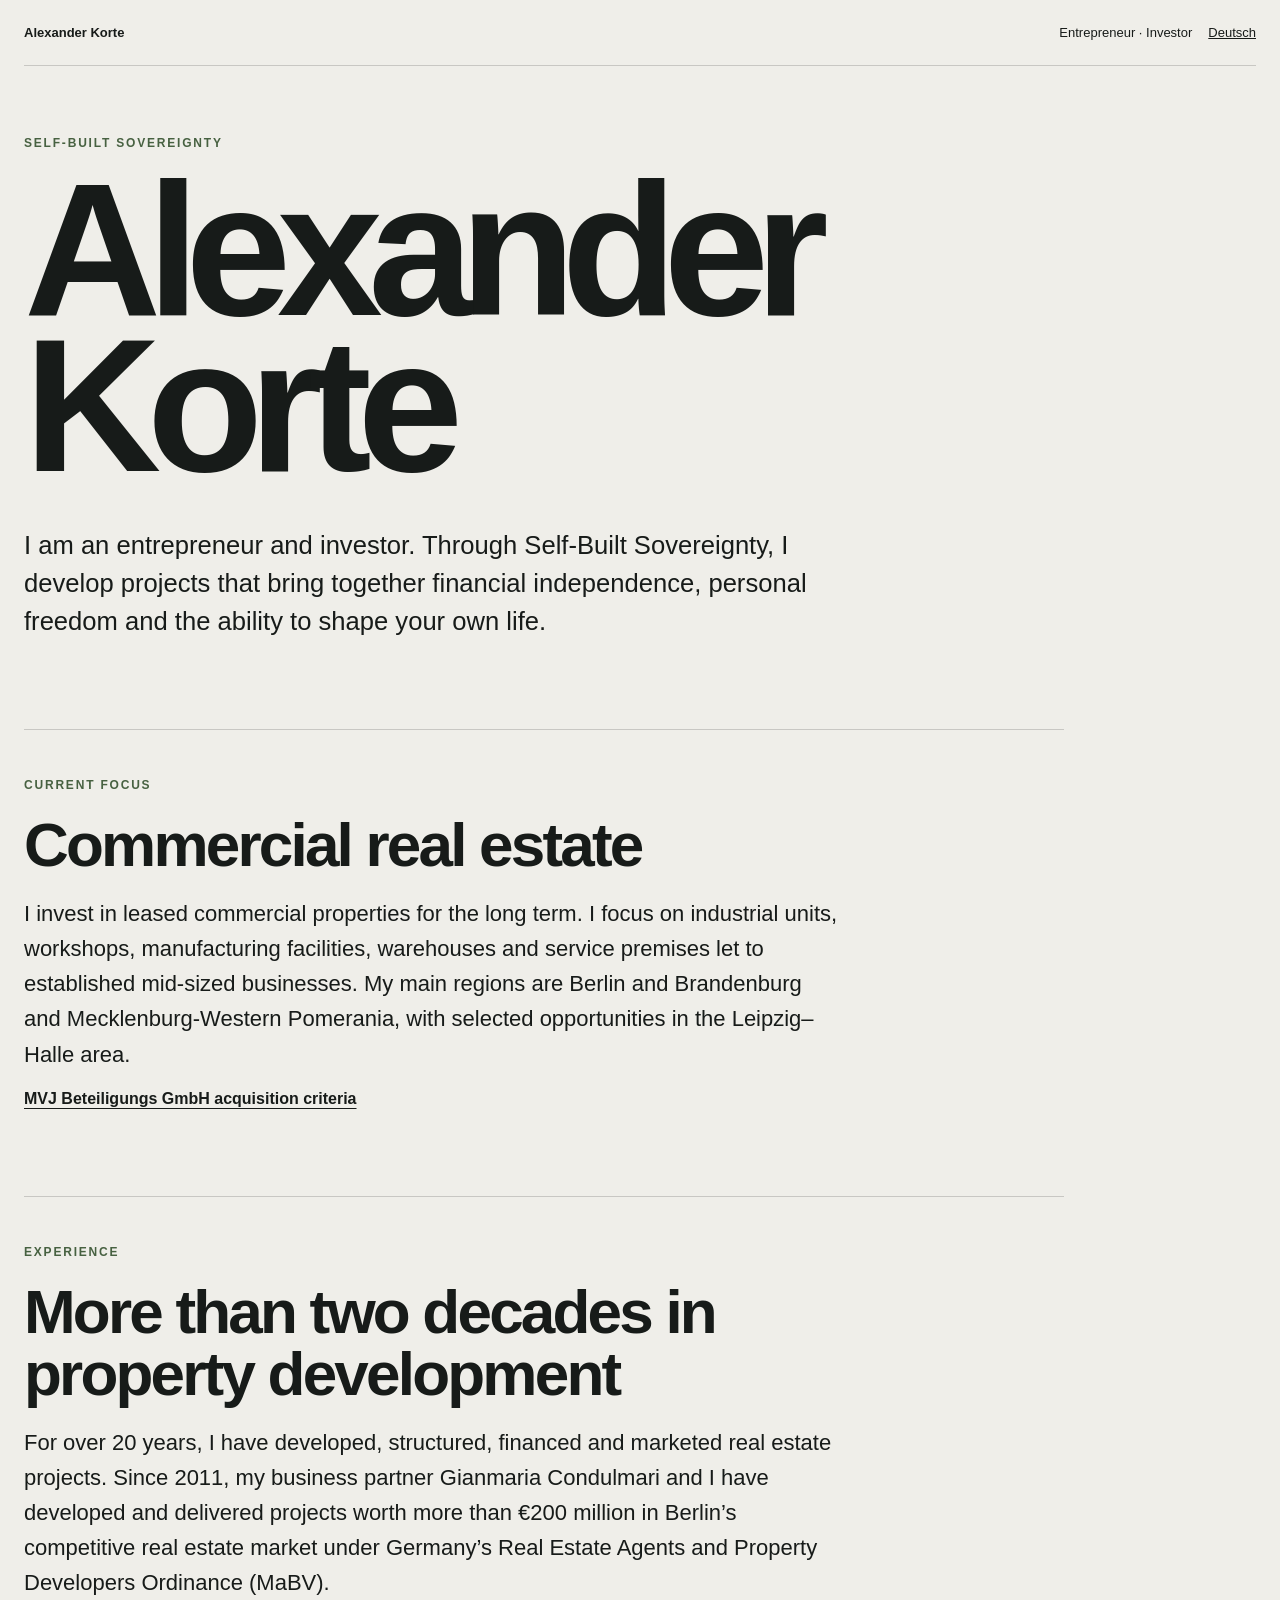
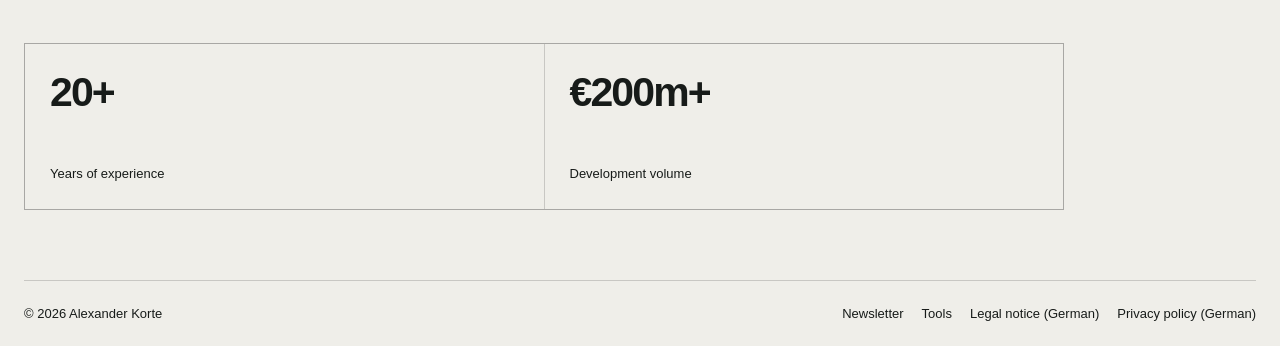
<file: en.html>
<!doctype html>
<html lang="en">
<head>
  <meta charset="utf-8">
  <meta name="viewport" content="width=device-width, initial-scale=1">
  <title>Alexander Korte | Entrepreneur and Real Estate Investor</title>
  <meta name="description" content="Alexander Korte is an entrepreneur and real estate investor with over 20 years of experience and more than €200 million in development volume.">
  <meta name="robots" content="index, follow">
  <link rel="canonical" href="https://alexanderkorte.com/en.html">
  <link rel="alternate" hreflang="de" href="https://alexanderkorte.com/en.html">
  <link rel="alternate" hreflang="en" href="https://alexanderkorte.com/en.html">
  <meta property="og:type" content="website">
  <meta property="og:locale" content="en_GB">
  <meta property="og:site_name" content="Alexander Korte">
  <meta property="og:title" content="Alexander Korte | Entrepreneur and Real Estate Investor">
  <meta property="og:description" content="Entrepreneur and real estate investor with over 20 years of experience and more than €200 million in development volume.">
  <meta property="og:url" content="https://alexanderkorte.com/en.html">
  <meta name="twitter:card" content="summary">
  <link rel="stylesheet" href="styles.css">
  <style>
    .positioning { max-width: 820px; margin: 42px 0 0; font-size: clamp(18px, 2vw, 26px); line-height: 1.5; }
    .positioning-link { display: inline-block; margin-top: 18px; color: inherit; font-size: 16px; font-weight: 700; text-underline-offset: 4px; }
  </style>
</head>
<body>
  <header>
    <a class="name" href="/en.html">Alexander Korte</a>
    <div style="display:flex;flex-wrap:wrap;justify-content:flex-end;gap:.5rem 1rem"><span>Entrepreneur · Investor</span><a href="/" lang="de" hreflang="de" style="color:inherit">Deutsch</a></div>
  </header>

  <main>
    <p class="eyebrow">Self-Built Sovereignty</p>
    <h1>Alexander<br>Korte</h1>
    <p class="positioning">I am an entrepreneur and investor. Through Self-Built Sovereignty, I develop projects that bring together financial independence, personal freedom and the ability to shape your own life.</p>

    <section class="investment-focus" aria-labelledby="investment-focus-title">
      <p class="eyebrow">Current focus</p>
      <h2 id="investment-focus-title">Commercial real estate</h2>
      <p>I invest in leased commercial properties for the long term. I focus on industrial units, workshops, manufacturing facilities, warehouses and service premises let to established mid-sized businesses. My main regions are Berlin and Brandenburg and Mecklenburg-Western Pomerania, with selected opportunities in the Leipzig–Halle area.</p>
      <a class="positioning-link" href="https://www.mvj.de">MVJ Beteiligungs GmbH acquisition criteria</a><br>
    </section>

    <section class="track-record" aria-labelledby="track-record-title">
      <p class="eyebrow">Experience</p>
      <h2 id="track-record-title">More than two decades in property development</h2>
      <p>For over 20 years, I have developed, structured, financed and marketed real estate projects. Since 2011, my business partner Gianmaria Condulmari and I have developed and delivered projects worth more than €200 million in Berlin’s competitive real estate market under Germany’s Real Estate Agents and Property Developers Ordinance (MaBV).</p>
      <div class="track-record-grid">
        <div><strong>20+</strong><span>Years of experience</span></div>
        <div><strong>€200m+</strong><span>Development volume</span></div>
      </div>
    </section>

  </main>

  <footer>
    <span>© 2026 Alexander Korte</span>
    <nav class="footer-links" aria-label="Legal information">
      <a href="/newsletter/">Newsletter</a>
      <a href="/tools.html">Tools</a>
      <a href="/impressum.html">Legal notice (German)</a>
      <a href="/datenschutz.html">Privacy policy (German)</a>
    </nav>
  </footer>

</body>
</html>
</file>
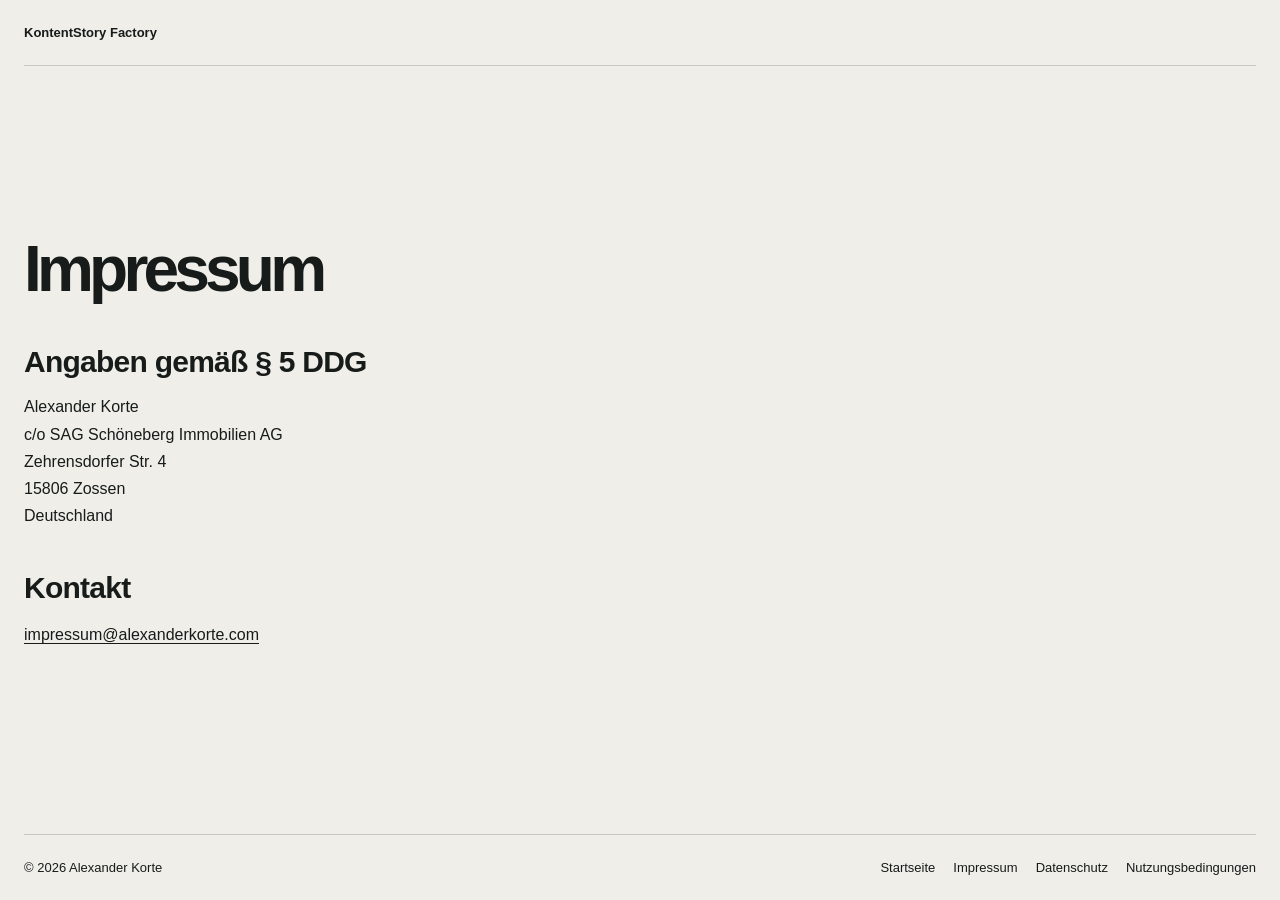
<file: impressum-kontent-story.html>
<!doctype html>
<html lang="de"><head><meta charset="utf-8"><meta name="viewport" content="width=device-width, initial-scale=1">
<title>Impressum | KontentStory Factory</title><link rel="stylesheet" href="/styles.css">
<style>.legal h1{font-size:clamp(2rem,6vw,4rem);line-height:1.06;margin-bottom:1.5rem;overflow-wrap:anywhere}.legal dl{display:grid;grid-template-columns:minmax(8rem,1fr) 2fr;gap:.65rem 1.25rem;line-height:1.6}.legal dt{font-weight:700}.legal dd{margin:0}@media(max-width:480px){.legal dl{display:block}.legal dd{margin:0 0 .75rem}}</style>
</head><body><header><a class="name" href="/kontent-story.html">KontentStory Factory</a></header><main><article class="legal"><h1>Impressum</h1><h2>Angaben gemäß § 5 DDG</h2><address>Alexander Korte<br>c/o SAG Schöneberg Immobilien AG<br>Zehrensdorfer Str. 4<br>15806 Zossen<br>Deutschland</address><h2>Kontakt</h2><p><a href="mailto:impressum@alexanderkorte.com">impressum@alexanderkorte.com</a></p></article></main><footer><span>© 2026 Alexander Korte</span><nav class="footer-links" aria-label="KontentStory Factory"><a href="/kontent-story.html">Startseite</a><a href="/impressum-kontent-story.html">Impressum</a><a href="/datenschutz-kontent-story.html">Datenschutz</a><a href="/nutzungsbedingungen-kontent-story.html">Nutzungsbedingungen</a></nav></footer></body></html>
</file>
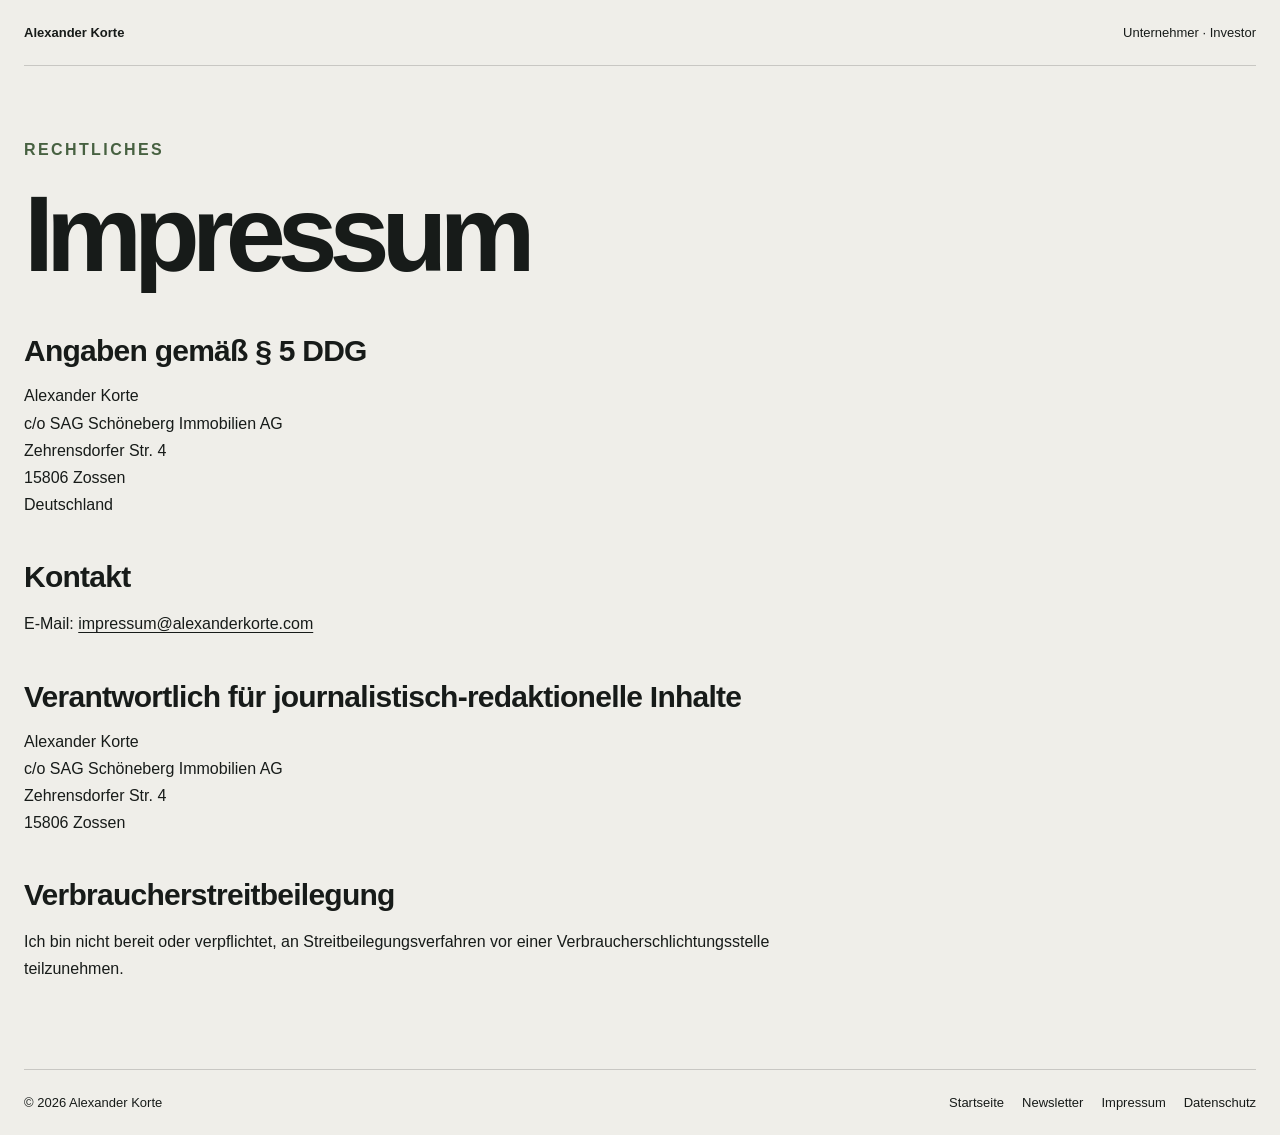
<file: impressum.html>
<!doctype html>
<html lang="de">
<head>
  <meta charset="utf-8">
  <meta name="viewport" content="width=device-width, initial-scale=1">
  <title>Impressum | Alexander Korte</title>
  <meta name="description" content="Impressum von alexanderkorte.com">
  <meta name="robots" content="noindex, follow">
  <link rel="canonical" href="https://alexanderkorte.com/impressum.html">
  <link rel="stylesheet" href="styles.css">
</head>
<body>
  <header>
    <a class="name" href="/">Alexander Korte</a>
    <span>Unternehmer · Investor</span>
  </header>
  <main>
    <article class="legal">
      <p class="eyebrow">Rechtliches</p>
      <h1>Impressum</h1>
      <h2>Angaben gemäß § 5 DDG</h2>
      <address>
        Alexander Korte<br>
        c/o SAG Schöneberg Immobilien AG<br>
        Zehrensdorfer Str. 4<br>
        15806 Zossen<br>
        Deutschland
      </address>
      <h2>Kontakt</h2>
      <p>E-Mail: <span class="protected-email"></span><noscript>impressum [at] alexanderkorte [dot] com</noscript></p>
      <h2>Verantwortlich für journalistisch-redaktionelle Inhalte</h2>
      <address>
        Alexander Korte<br>
        c/o SAG Schöneberg Immobilien AG<br>
        Zehrensdorfer Str. 4<br>
        15806 Zossen
      </address>
      <h2>Verbraucherstreitbeilegung</h2>
      <p>Ich bin nicht bereit oder verpflichtet, an Streitbeilegungsverfahren vor einer Verbraucherschlichtungsstelle teilzunehmen.</p>
    </article>
  </main>
  <footer>
    <span>© 2026 Alexander Korte</span>
    <nav class="footer-links" aria-label="Rechtliche Hinweise">
      <a href="/">Startseite</a>
      <a href="/newsletter/">Newsletter</a>
      <a href="/impressum.html" aria-current="page">Impressum</a>
      <a href="/datenschutz.html">Datenschutz</a>
    </nav>
  </footer>
  <script>
    (() => {
      const local = ['im', 'press', 'um'].join('');
      const host = ['alexander', 'korte'].join('') + '.' + ['c', 'om'].join('');
      const address = local + '@' + host;
      document.querySelectorAll('.protected-email').forEach((element) => {
        const link = document.createElement('a');
        link.href = 'mailto:' + address;
        link.textContent = address;
        element.replaceChildren(link);
      });
    })();
  </script>
</body>
</html>
</file>
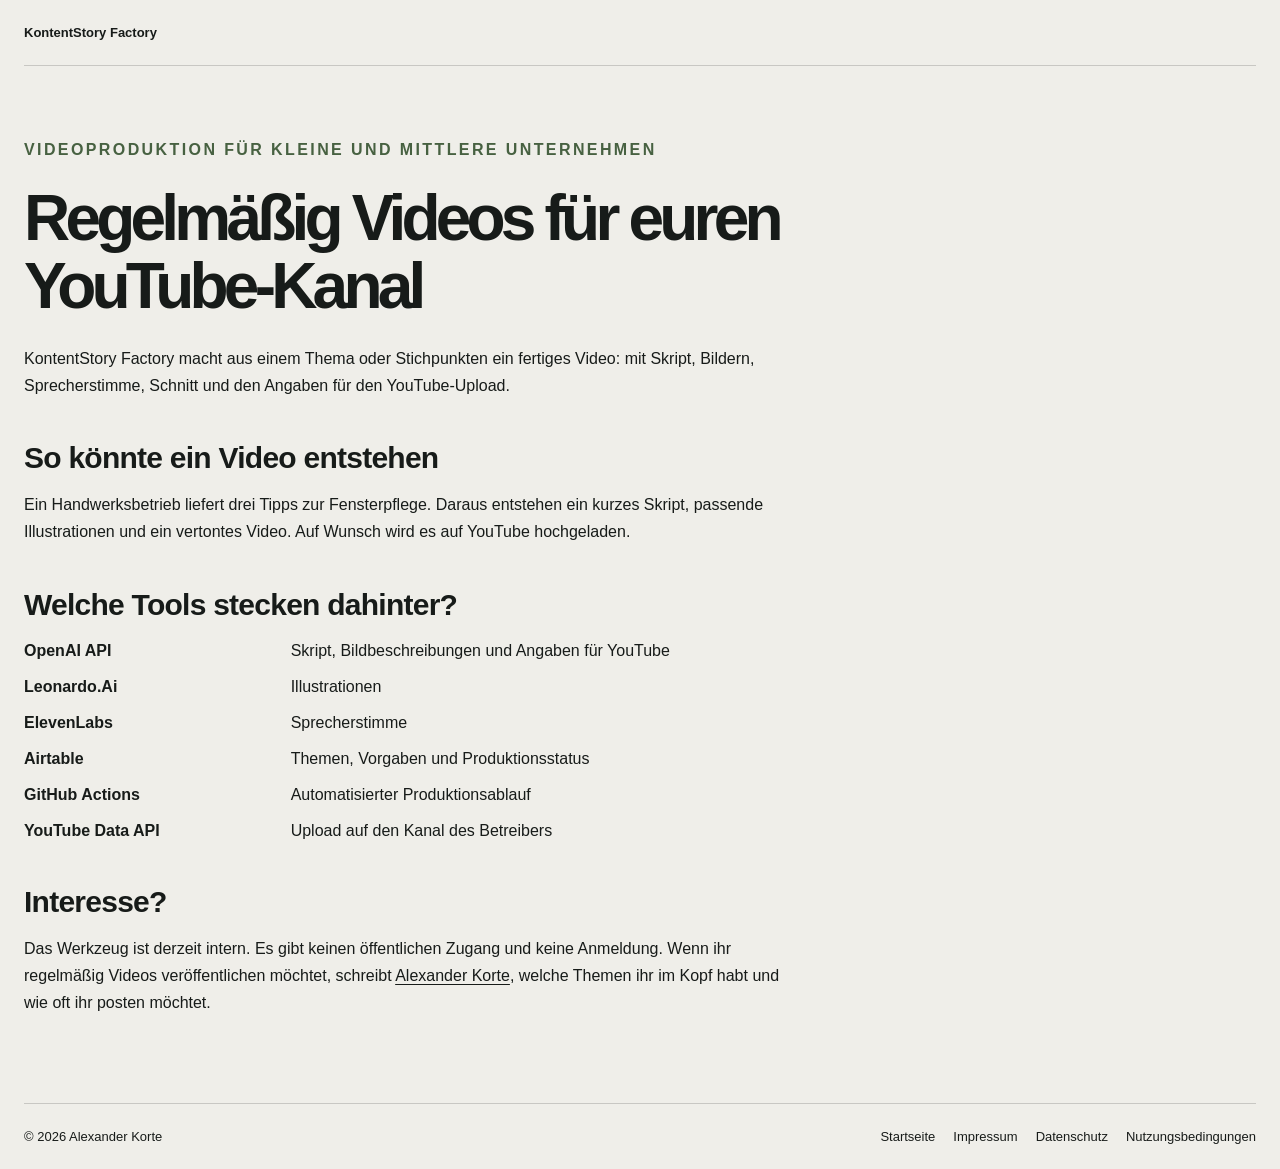
<file: kontent-story.html>
<!doctype html>
<html lang="de"><head><meta charset="utf-8"><meta name="viewport" content="width=device-width, initial-scale=1">
<title>KontentStory Factory | Videoproduktion für KMU</title><link rel="stylesheet" href="/styles.css">
<style>.legal h1{font-size:clamp(2rem,6vw,4rem);line-height:1.06;margin-bottom:1.5rem;overflow-wrap:anywhere}.legal dl{display:grid;grid-template-columns:minmax(8rem,1fr) 2fr;gap:.65rem 1.25rem;line-height:1.6}.legal dt{font-weight:700}.legal dd{margin:0}@media(max-width:480px){.legal dl{display:block}.legal dd{margin:0 0 .75rem}}</style>
</head><body><header><a class="name" href="/kontent-story.html">KontentStory Factory</a></header><main><article class="legal"><p class="eyebrow">Videoproduktion für kleine und mittlere Unternehmen</p>
<h1>Regelmäßig Videos für euren YouTube-Kanal</h1>
<p>KontentStory Factory macht aus einem Thema oder Stichpunkten ein fertiges Video: mit Skript, Bildern, Sprecherstimme, Schnitt und den Angaben für den YouTube-Upload.</p>
<h2>So könnte ein Video entstehen</h2>
<p>Ein Handwerksbetrieb liefert drei Tipps zur Fensterpflege. Daraus entstehen ein kurzes Skript, passende Illustrationen und ein vertontes Video. Auf Wunsch wird es auf YouTube hochgeladen.</p>
<h2>Welche Tools stecken dahinter?</h2>
<dl><dt>OpenAI API</dt><dd>Skript, Bildbeschreibungen und Angaben für YouTube</dd><dt>Leonardo.Ai</dt><dd>Illustrationen</dd><dt>ElevenLabs</dt><dd>Sprecherstimme</dd><dt>Airtable</dt><dd>Themen, Vorgaben und Produktionsstatus</dd><dt>GitHub Actions</dt><dd>Automatisierter Produktionsablauf</dd><dt>YouTube Data API</dt><dd>Upload auf den Kanal des Betreibers</dd></dl>
<h2>Interesse?</h2><p>Das Werkzeug ist derzeit intern. Es gibt keinen öffentlichen Zugang und keine Anmeldung. Wenn ihr regelmäßig Videos veröffentlichen möchtet, schreibt <a href="mailto:impressum@alexanderkorte.com?subject=KontentStory%20Factory">Alexander Korte</a>, welche Themen ihr im Kopf habt und wie oft ihr posten möchtet.</p></article></main><footer><span>© 2026 Alexander Korte</span><nav class="footer-links" aria-label="KontentStory Factory"><a href="/kontent-story.html">Startseite</a><a href="/impressum-kontent-story.html">Impressum</a><a href="/datenschutz-kontent-story.html">Datenschutz</a><a href="/nutzungsbedingungen-kontent-story.html">Nutzungsbedingungen</a></nav></footer></body></html>
</file>
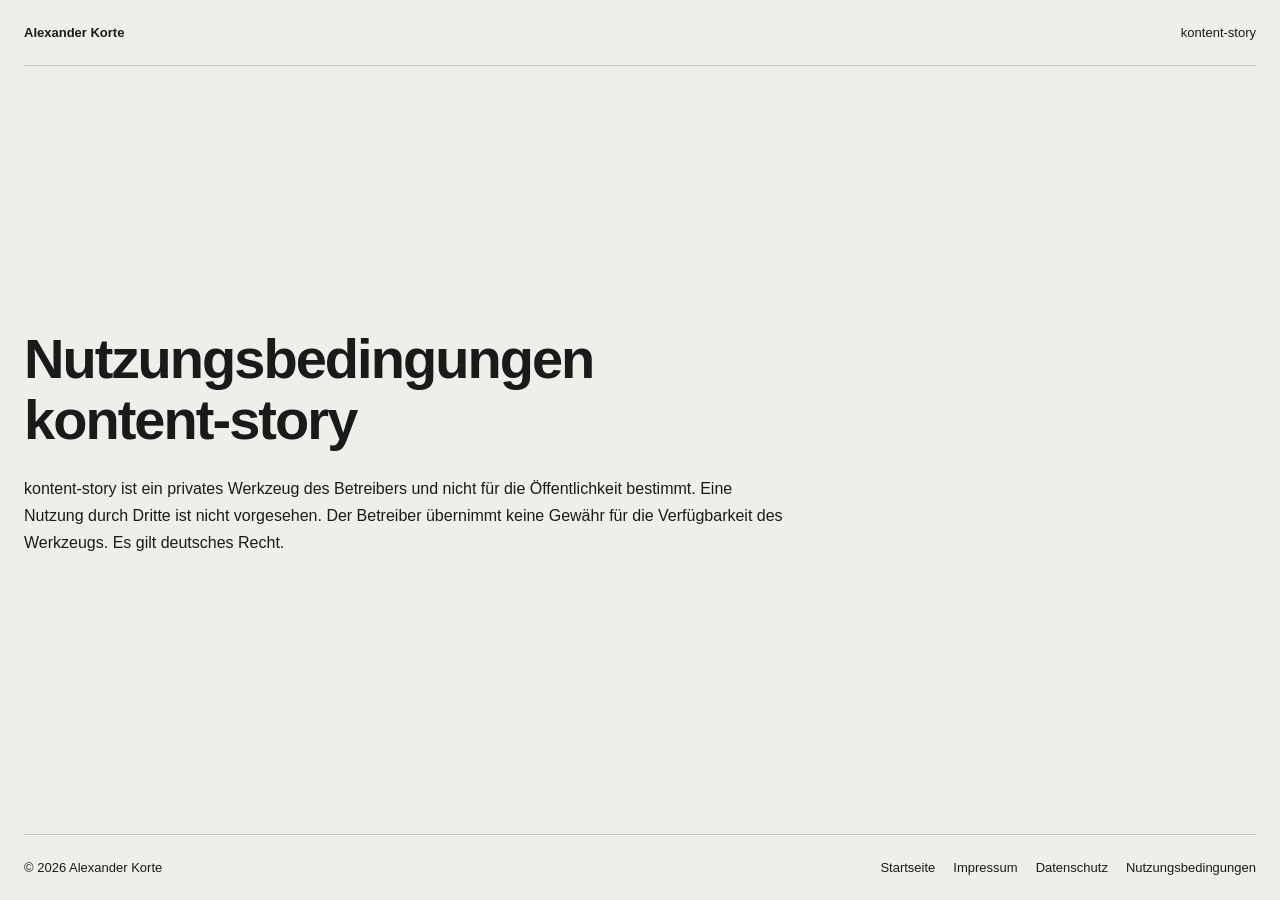
<file: nutzungsbedingungen-kontent-story.html>
<!doctype html>
<html lang="de">
<head>
  <meta charset="utf-8">
  <meta name="viewport" content="width=device-width, initial-scale=1">
  <title>Nutzungsbedingungen kontent-story | Alexander Korte</title>
  <link rel="canonical" href="https://alexanderkorte.com/nutzungsbedingungen-kontent-story.html">
  <link rel="stylesheet" href="/styles.css">
  <style>.legal h1 { font-size: clamp(1.75rem, 5vw, 3.5rem); line-height: 1.1; margin-bottom: 1.5rem; letter-spacing: -.035em; overflow-wrap: anywhere; }</style>
</head>
<body>
  <header><span class="name">Alexander Korte</span><span>kontent-story</span></header>
  <main>
    <article class="legal">
      <h1>Nutzungsbedingungen kontent-story</h1>
      <p>kontent-story ist ein privates Werkzeug des Betreibers und nicht für die Öffentlichkeit bestimmt. Eine Nutzung durch Dritte ist nicht vorgesehen. Der Betreiber übernimmt keine Gewähr für die Verfügbarkeit des Werkzeugs. Es gilt deutsches Recht.</p>
    </article>
  </main>
  <footer><span>© 2026 Alexander Korte</span><nav class="footer-links" aria-label="KontentStory Factory"><a href="/kontent-story.html">Startseite</a><a href="/impressum-kontent-story.html">Impressum</a><a href="/datenschutz-kontent-story.html">Datenschutz</a><a href="/nutzungsbedingungen-kontent-story.html">Nutzungsbedingungen</a></nav></footer>
</body>
</html>
</file>
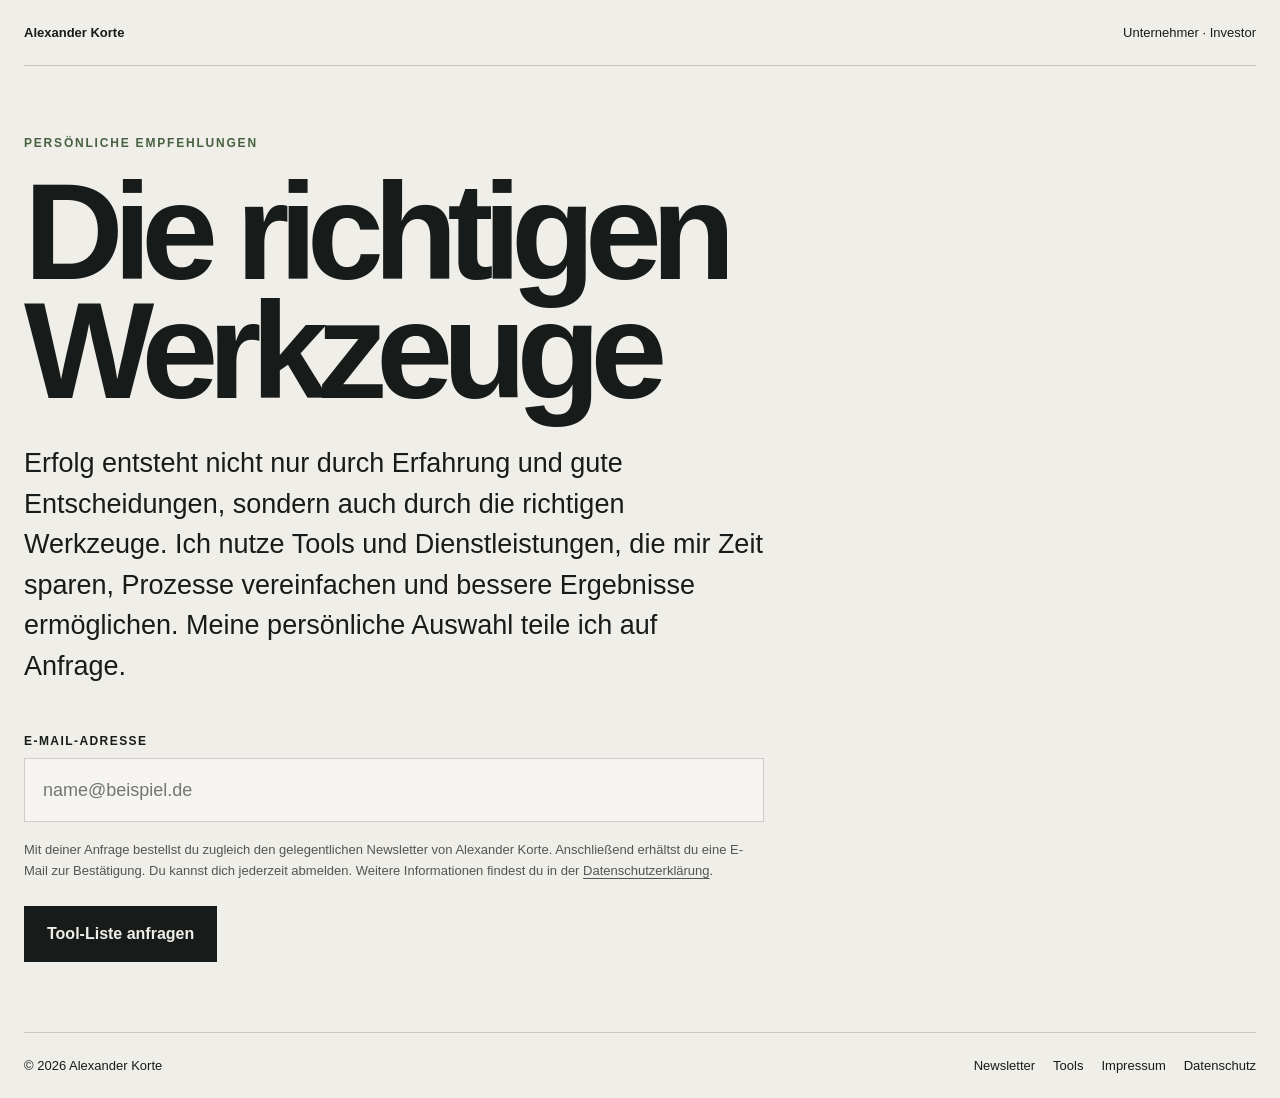
<file: tools.html>
<!doctype html>
<html lang="de">
<head>
  <meta charset="utf-8">
  <meta name="viewport" content="width=device-width, initial-scale=1">
  <title>Die richtigen Werkzeuge | Alexander Korte</title>
  <meta name="description" content="Die richtigen Werkzeuge sparen Zeit, vereinfachen Prozesse und ermöglichen bessere Entscheidungen. Alexander Kortes persönliche Auswahl gibt es auf Anfrage.">
  <meta name="robots" content="noindex, nofollow">
  <link rel="canonical" href="https://alexanderkorte.com/tools.html">
  <meta property="og:type" content="website">
  <meta property="og:locale" content="de_DE">
  <meta property="og:site_name" content="Alexander Korte">
  <meta property="og:title" content="Die richtigen Werkzeuge | Alexander Korte">
  <meta property="og:description" content="Werkzeuge und Dienstleistungen für bessere Entscheidungen, einfachere Prozesse und bessere Ergebnisse – auf Anfrage.">
  <meta property="og:url" content="https://alexanderkorte.com/tools.html">
  <link rel="stylesheet" href="styles.css">
</head>
<body>
  <header>
    <a class="name" href="/">Alexander Korte</a>
    <span>Unternehmer · Investor</span>
  </header>

  <main>
    <section class="newsletter">
      <p class="eyebrow">Persönliche Empfehlungen</p>
      <h1>Die richtigen<br>Werkzeuge</h1>
      <p class="newsletter-intro">Erfolg entsteht nicht nur durch Erfahrung und gute Entscheidungen, sondern auch durch die richtigen Werkzeuge. Ich nutze Tools und Dienstleistungen, die mir Zeit sparen, Prozesse vereinfachen und bessere Ergebnisse ermöglichen. Meine persönliche Auswahl teile ich auf Anfrage.</p>

      <div id="mlb2-45081149" class="ml-subscribe-form ml-subscribe-form-45081149 newsletter-form">
        <div class="row-form">
          <form class="ml-block-form" action="https://assets.mailerlite.com/jsonp/2589247/forms/196435467951933370/subscribe" method="post" target="_blank">
            <div class="newsletter-field">
              <label for="tools-email">E-Mail-Adresse</label>
              <input id="tools-email" aria-required="true" required type="email" name="fields[email]" placeholder="name@beispiel.de" autocomplete="email">
            </div>
            <p class="newsletter-privacy">Mit deiner Anfrage bestellst du zugleich den gelegentlichen Newsletter von Alexander Korte. Anschließend erhältst du eine E-Mail zur Bestätigung. Du kannst dich jederzeit abmelden. Weitere Informationen findest du in der <a href="/datenschutz.html">Datenschutzerklärung</a>.</p>
            <input type="hidden" name="ml-submit" value="1">
            <input type="hidden" name="anticsrf" value="true">
            <div class="ml-form-embedSubmit">
              <button class="primary newsletter-submit" type="submit">Tool-Liste anfragen</button>
              <button class="loading newsletter-submit" disabled hidden type="button">Wird gesendet …</button>
            </div>
          </form>
        </div>
        <div class="row-success newsletter-status" hidden>
          <strong>Fast geschafft.</strong>
          <p>Bitte bestätige deine Anfrage über den Link, den wir dir gerade per E-Mail geschickt haben.</p>
        </div>
      </div>
    </section>
  </main>

  <footer>
    <span>© 2026 Alexander Korte</span>
    <nav class="footer-links" aria-label="Navigation und rechtliche Hinweise">
      <a href="/newsletter/">Newsletter</a>
      <a href="/tools.html" aria-current="page">Tools</a>
      <a href="/impressum.html">Impressum</a>
      <a href="/datenschutz.html">Datenschutz</a>
    </nav>
  </footer>

  <script>
    function ml_webform_success_45081149() {
      window.location.href = '/newsletter/danke/';
    }
  </script>
  <script src="https://groot.mailerlite.com/js/w/webforms.min.js?v83147fa8ce2d95cb73ece7f28b469519"></script>
  <script>
    fetch('https://assets.mailerlite.com/jsonp/2589247/forms/196435467951933370/takel', { mode: 'no-cors' });
  </script>
</body>
</html>
</file>
<file: styles.css>
:root {
  --ink: #171b19;
  --paper: #efeee9;
  --accent: #a8bf9a;
  --line: rgba(23, 27, 25, .18);
}

* { box-sizing: border-box; }

html, body { min-height: 100%; }

body {
  margin: 0;
  min-height: 100vh;
  display: grid;
  grid-template-rows: auto 1fr auto;
  background: var(--paper);
  color: var(--ink);
  font-family: Inter, ui-sans-serif, -apple-system, BlinkMacSystemFont, "Segoe UI", sans-serif;
}

header, footer {
  width: min(1280px, calc(100% - 48px));
  margin: 0 auto;
  padding: 25px 0;
  display: flex;
  justify-content: space-between;
  gap: 24px;
  border-color: var(--line);
  font-size: 13px;
}

header { border-bottom: 1px solid var(--line); }
footer { border-top: 1px solid var(--line); }
.name { color: inherit; font-weight: 700; text-decoration: none; }

.footer-links {
  display: flex;
  flex-wrap: wrap;
  justify-content: flex-end;
  gap: 18px;
}

.footer-links a {
  color: inherit;
  text-decoration: none;
}

.footer-links a:hover,
.footer-links a:focus-visible {
  text-decoration: underline;
  text-underline-offset: 3px;
}

main {
  width: min(1280px, calc(100% - 48px));
  margin: auto;
  padding: 70px 0;
}

.eyebrow {
  margin: 0 0 22px;
  color: #476141;
  font-size: 12px;
  font-weight: 750;
  letter-spacing: .15em;
  text-transform: uppercase;
}

h1 {
  margin: 0;
  max-width: 1100px;
  font-size: clamp(76px, 15vw, 190px);
  font-weight: 590;
  line-height: .82;
  letter-spacing: -.075em;
}

.status {
  margin: 42px 0 0;
  padding-left: 5px;
  font-size: clamp(18px, 2vw, 26px);
}

.status::before {
  content: "";
  display: inline-block;
  width: 10px;
  height: 10px;
  margin-right: 12px;
  border-radius: 50%;
  background: var(--accent);
}

.video {
  width: min(100%, 960px);
  margin-top: 70px;
}

.video-label {
  margin: 0 0 14px;
  color: #476141;
  font-size: 12px;
  font-weight: 750;
  letter-spacing: .15em;
  text-transform: uppercase;
}

.video-frame {
  position: relative;
  overflow: hidden;
  aspect-ratio: 16 / 9;
  border: 1px solid var(--line);
  background: #171b19;
}

.video-consent {
  width: 100%;
  height: 100%;
  padding: clamp(24px, 6vw, 68px);
  display: flex;
  flex-direction: column;
  align-items: flex-start;
  justify-content: flex-end;
  border: 0;
  background:
    radial-gradient(circle at 78% 24%, rgba(168, 191, 154, .25), transparent 35%),
    #171b19;
  color: #efeee9;
  text-align: left;
  cursor: pointer;
}

.video-consent strong {
  display: block;
  max-width: 620px;
  font-size: clamp(24px, 4vw, 50px);
  font-weight: 570;
  line-height: 1.05;
  letter-spacing: -.035em;
}

.video-consent span {
  display: block;
  margin-top: 18px;
  color: rgba(239, 238, 233, .72);
  font-size: 13px;
  line-height: 1.5;
}

.video-frame iframe {
  display: block;
  width: 100%;
  height: 100%;
  border: 0;
}

.legal {
  width: min(760px, 100%);
  margin: 0;
}

.legal h1 {
  margin-bottom: 52px;
  font-size: clamp(52px, 9vw, 108px);
  line-height: .9;
}

.legal h2 {
  margin: 42px 0 14px;
  font-size: clamp(22px, 3vw, 30px);
  font-weight: 620;
  letter-spacing: -.025em;
}

.legal h3 {
  margin: 28px 0 10px;
  font-size: 18px;
}

.legal p,
.legal li {
  font-size: 16px;
  line-height: 1.7;
}

.legal ul {
  padding-left: 22px;
}

.legal a {
  color: inherit;
  text-decoration-thickness: 1px;
  text-underline-offset: 3px;
}

.legal address {
  font-style: normal;
  line-height: 1.7;
}

@media (max-width: 640px) {
  header, footer, main { width: min(100% - 30px, 1280px); }
  footer { align-items: flex-start; }
  h1 { font-size: clamp(64px, 22vw, 108px); }
  .video { margin-top: 52px; }
  .footer-links { gap: 10px 16px; }
}


.tools {
  width: min(960px, 100%);
}

.tools h1 {
  margin-bottom: 30px;
  font-size: clamp(52px, 9vw, 108px);
  line-height: .9;
}

.tools-intro {
  max-width: 720px;
  margin: 0 0 50px;
  font-size: clamp(18px, 2.2vw, 24px);
  line-height: 1.5;
}

.tool-grid {
  display: grid;
  grid-template-columns: repeat(2, minmax(0, 1fr));
  gap: 20px;
}

.tool-card {
  min-height: 330px;
  padding: clamp(26px, 4vw, 42px);
  display: flex;
  flex-direction: column;
  border: 1px solid var(--line);
  background: rgba(255, 255, 255, .18);
}

.tool-type {
  margin: 0 0 28px;
  color: #476141;
  font-size: 11px;
  font-weight: 750;
  letter-spacing: .15em;
  text-transform: uppercase;
}

.tool-card h2 {
  margin: 0 0 18px;
  font-size: clamp(30px, 4vw, 46px);
  font-weight: 590;
  letter-spacing: -.04em;
}

.tool-card p {
  margin: 0;
  font-size: 16px;
  line-height: 1.65;
}

.tool-link {
  align-self: flex-start;
  margin-top: auto;
  padding-top: 34px;
  color: var(--ink);
  font-weight: 700;
  text-underline-offset: 4px;
}

.affiliate-note {
  max-width: 760px;
  margin: 34px 0 0;
  color: rgba(23, 27, 25, .72);
  font-size: 13px;
  line-height: 1.6;
}

@media (max-width: 720px) {
  .tool-grid { grid-template-columns: 1fr; }
  .tool-card { min-height: 290px; }
}


.newsletter {
  width: min(900px, 100%);
}

.newsletter h1 {
  margin-bottom: 34px;
  font-size: clamp(60px, 11vw, 138px);
  line-height: .86;
}

.newsletter-intro {
  max-width: 740px;
  margin: 0 0 48px;
  font-size: clamp(19px, 2.3vw, 27px);
  line-height: 1.5;
}

.newsletter-form {
  max-width: 740px;
}

.newsletter-field {
  display: grid;
  gap: 10px;
}

.newsletter-field label {
  font-size: 12px;
  font-weight: 750;
  letter-spacing: .12em;
  text-transform: uppercase;
}

.newsletter-field input {
  width: 100%;
  min-height: 64px;
  padding: 16px 18px;
  border: 1px solid var(--line);
  border-radius: 0;
  background: rgba(255, 255, 255, .35);
  color: var(--ink);
  font: inherit;
  font-size: 18px;
}

.newsletter-field input:focus {
  outline: 2px solid #476141;
  outline-offset: 2px;
}

.newsletter-privacy {
  margin: 18px 0 0;
  color: rgba(23, 27, 25, .72);
  font-size: 13px;
  line-height: 1.6;
}

.newsletter-privacy a {
  color: inherit;
  text-underline-offset: 3px;
}

.newsletter-submit {
  min-height: 56px;
  margin-top: 24px;
  padding: 14px 22px;
  border: 1px solid var(--ink);
  border-radius: 0;
  background: var(--ink);
  color: var(--paper);
  font: inherit;
  font-weight: 700;
  cursor: pointer;
}

.newsletter-submit:hover,
.newsletter-submit:focus-visible {
  background: #476141;
  border-color: #476141;
}

.newsletter-submit[disabled] {
  cursor: wait;
  opacity: .7;
}

.newsletter-status {
  max-width: 680px;
  margin-top: 34px;
  font-size: 16px;
  line-height: 1.7;
}

.newsletter-confirmation {
  width: min(760px, 100%);
}

.newsletter-confirmation h1 {
  margin-bottom: 34px;
  font-size: clamp(52px, 9vw, 108px);
  line-height: .9;
}

.newsletter-confirmation p {
  max-width: 650px;
  font-size: clamp(18px, 2vw, 23px);
  line-height: 1.6;
}

.newsletter-confirmation a {
  color: inherit;
  text-underline-offset: 4px;
}


.track-record,
.investment-focus {
  max-width: 1040px;
  margin-top: 88px;
  padding-top: 48px;
  border-top: 1px solid var(--line);
}

.track-record h2,
.investment-focus h2 {
  max-width: 850px;
  margin: 0 0 20px;
  font-size: clamp(34px, 5vw, 62px);
  font-weight: 590;
  line-height: 1;
  letter-spacing: -.045em;
}

.track-record > p:not(.eyebrow),
.investment-focus > p:not(.eyebrow) {
  max-width: 820px;
  margin: 0;
  font-size: clamp(17px, 2vw, 22px);
  line-height: 1.6;
}

.track-record-grid {
  display: grid;
  grid-template-columns: repeat(2, 1fr);
  gap: 1px;
  margin-top: 42px;
  border: 1px solid var(--line);
  background: var(--line);
}

.track-record-grid div {
  min-height: 165px;
  padding: 25px;
  display: flex;
  flex-direction: column;
  justify-content: space-between;
  background: var(--paper);
}

.track-record-grid strong {
  font-size: clamp(28px, 3.2vw, 46px);
  font-weight: 590;
  letter-spacing: -.045em;
}

.track-record-grid span {
  font-size: 13px;
  line-height: 1.4;
}

@media (max-width: 760px) {
  main {
    padding: 42px 0;
  }

  .positioning {
    margin-top: 28px !important;
  }

  .track-record,
  .investment-focus {
    margin-top: 38px;
    padding-top: 0;
    border-top: 0;
  }

  .track-record-grid {
    grid-template-columns: repeat(2, 1fr);
    margin-top: 26px;
  }

  .track-record-grid div {
    min-height: 130px;
    padding: 20px;
  }
}
</file>
